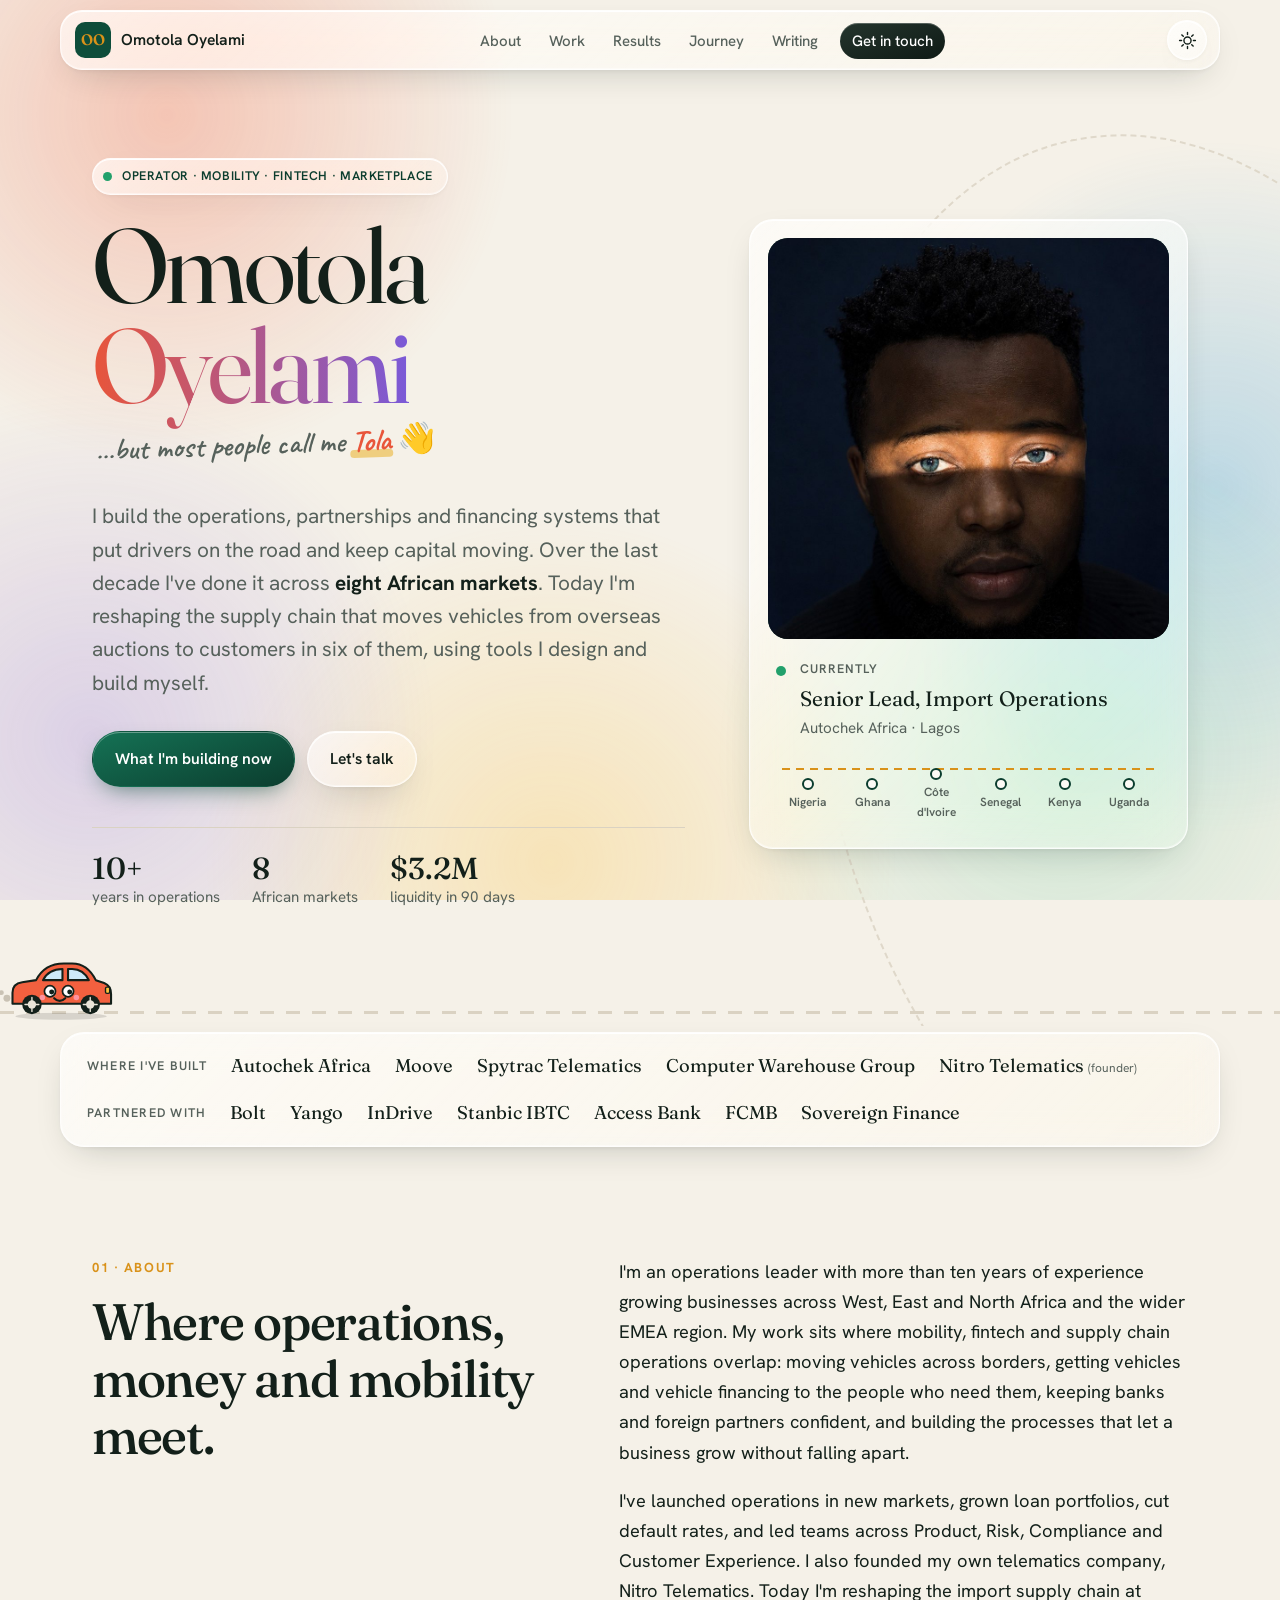
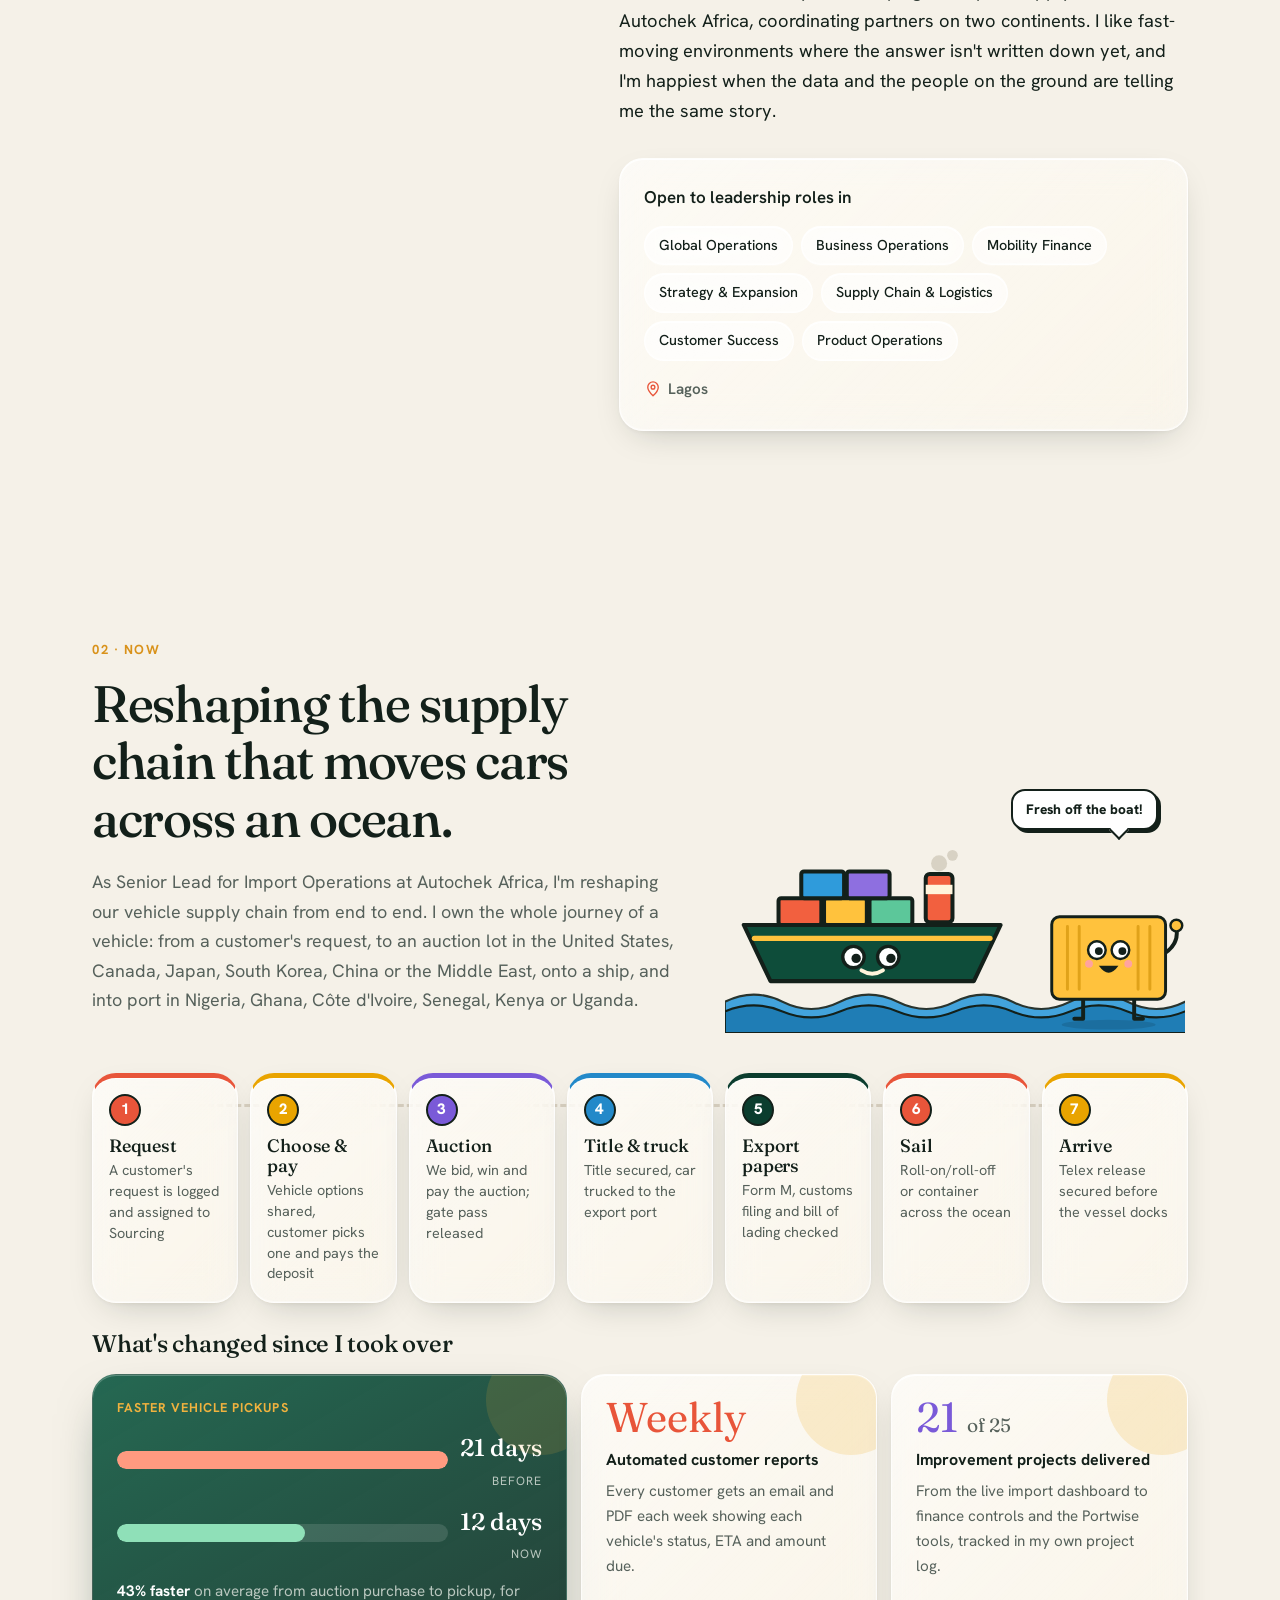
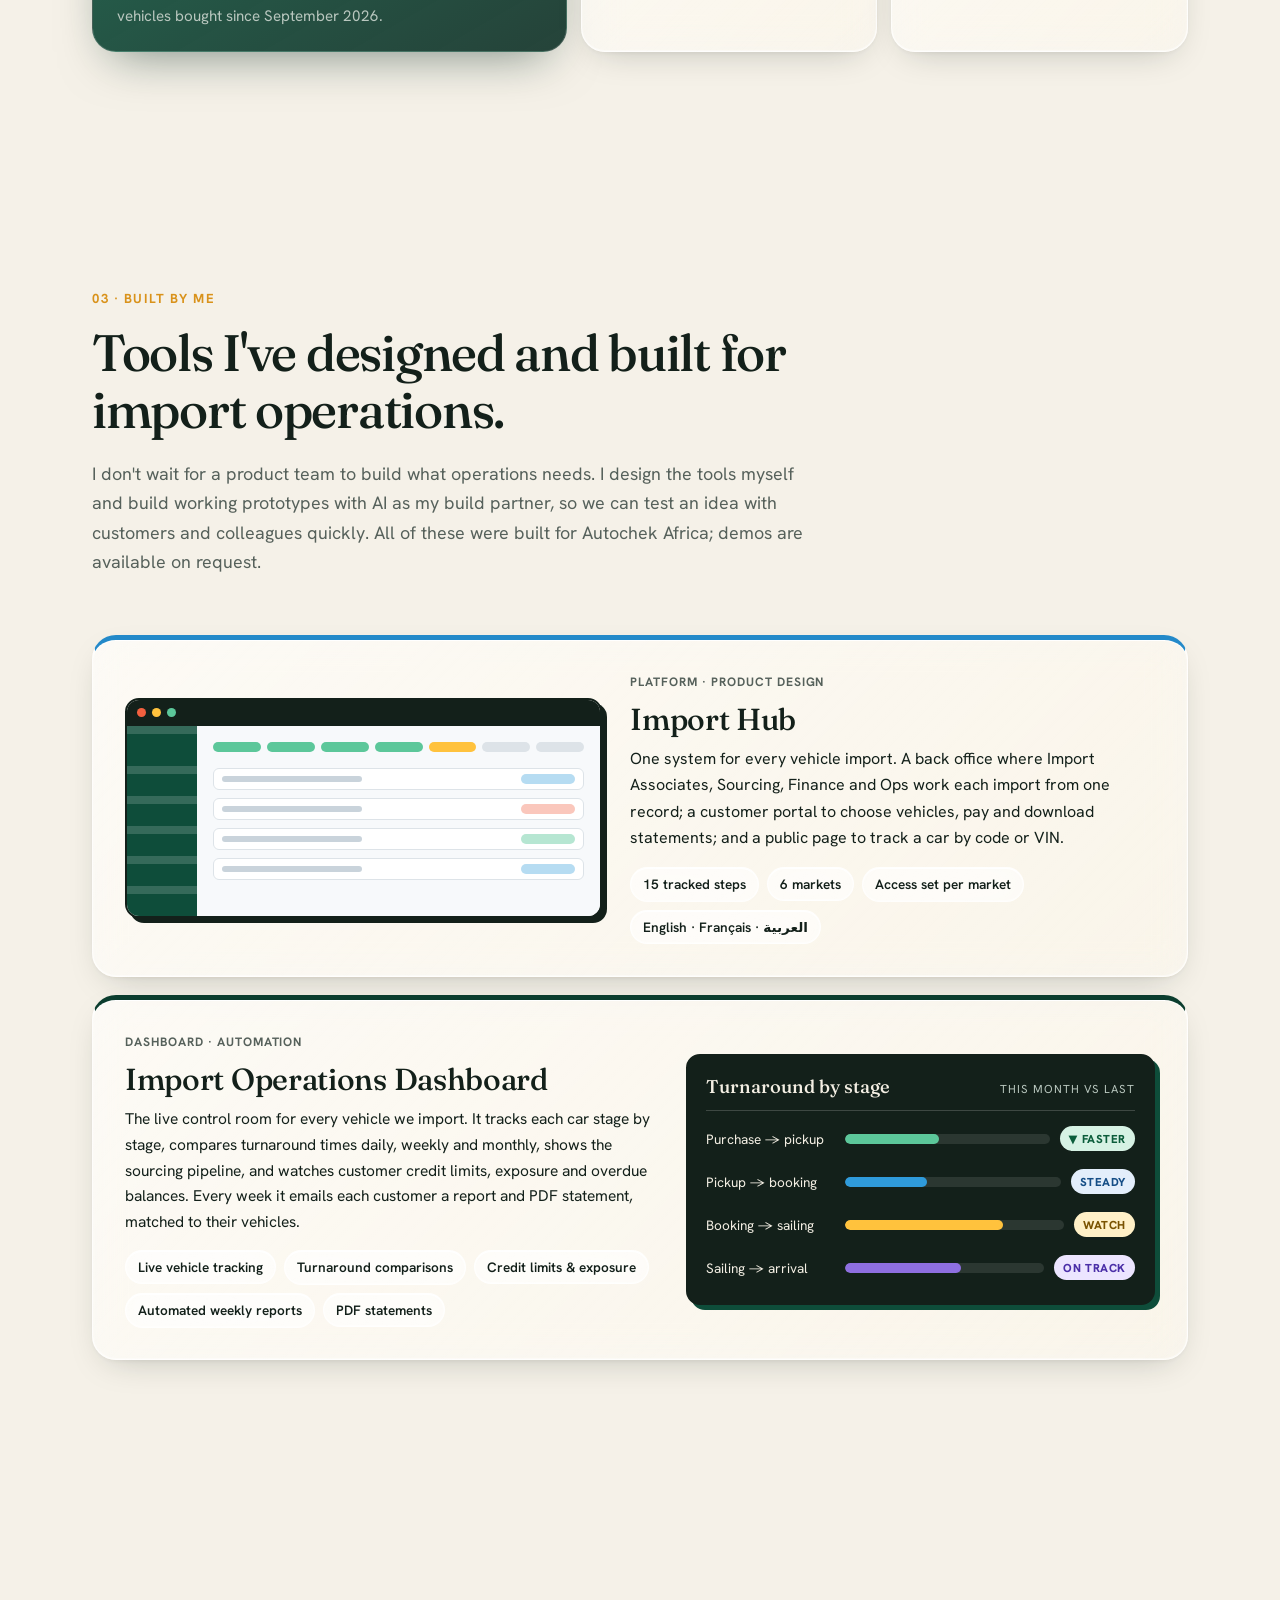
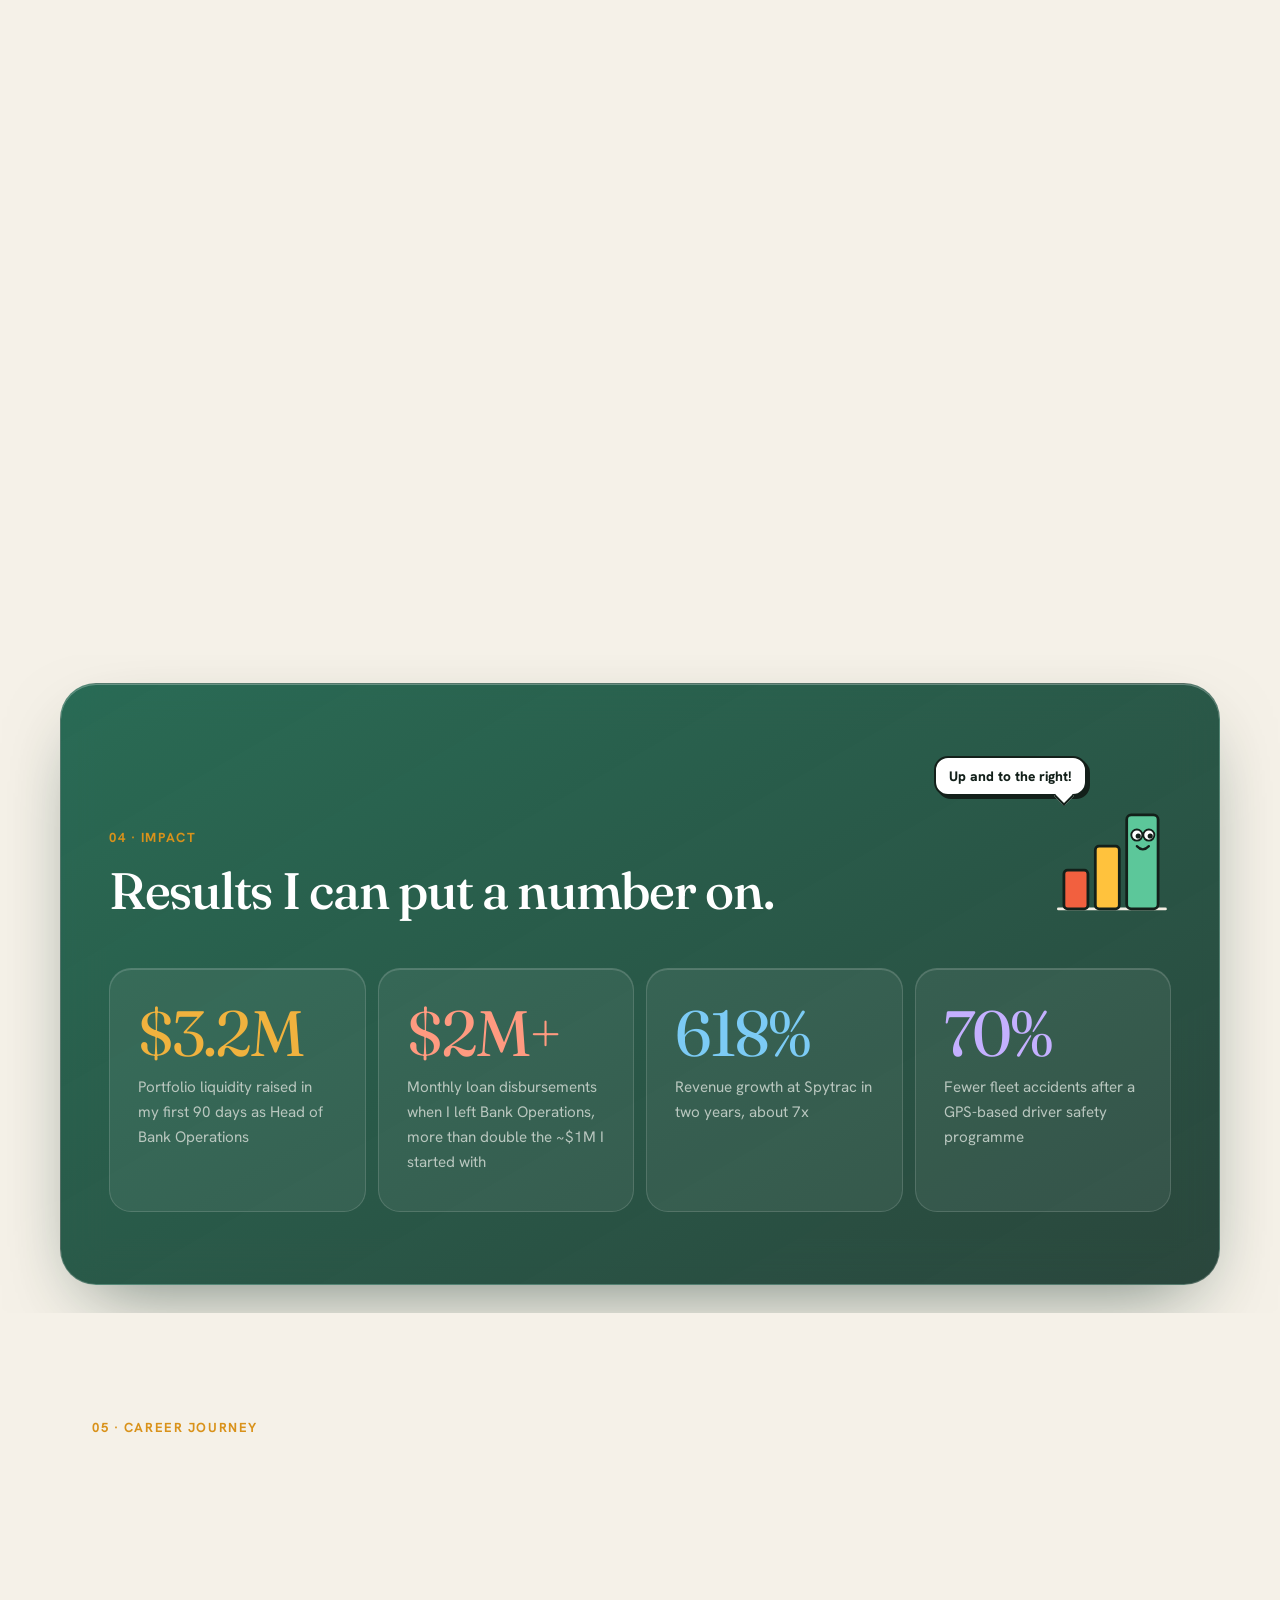
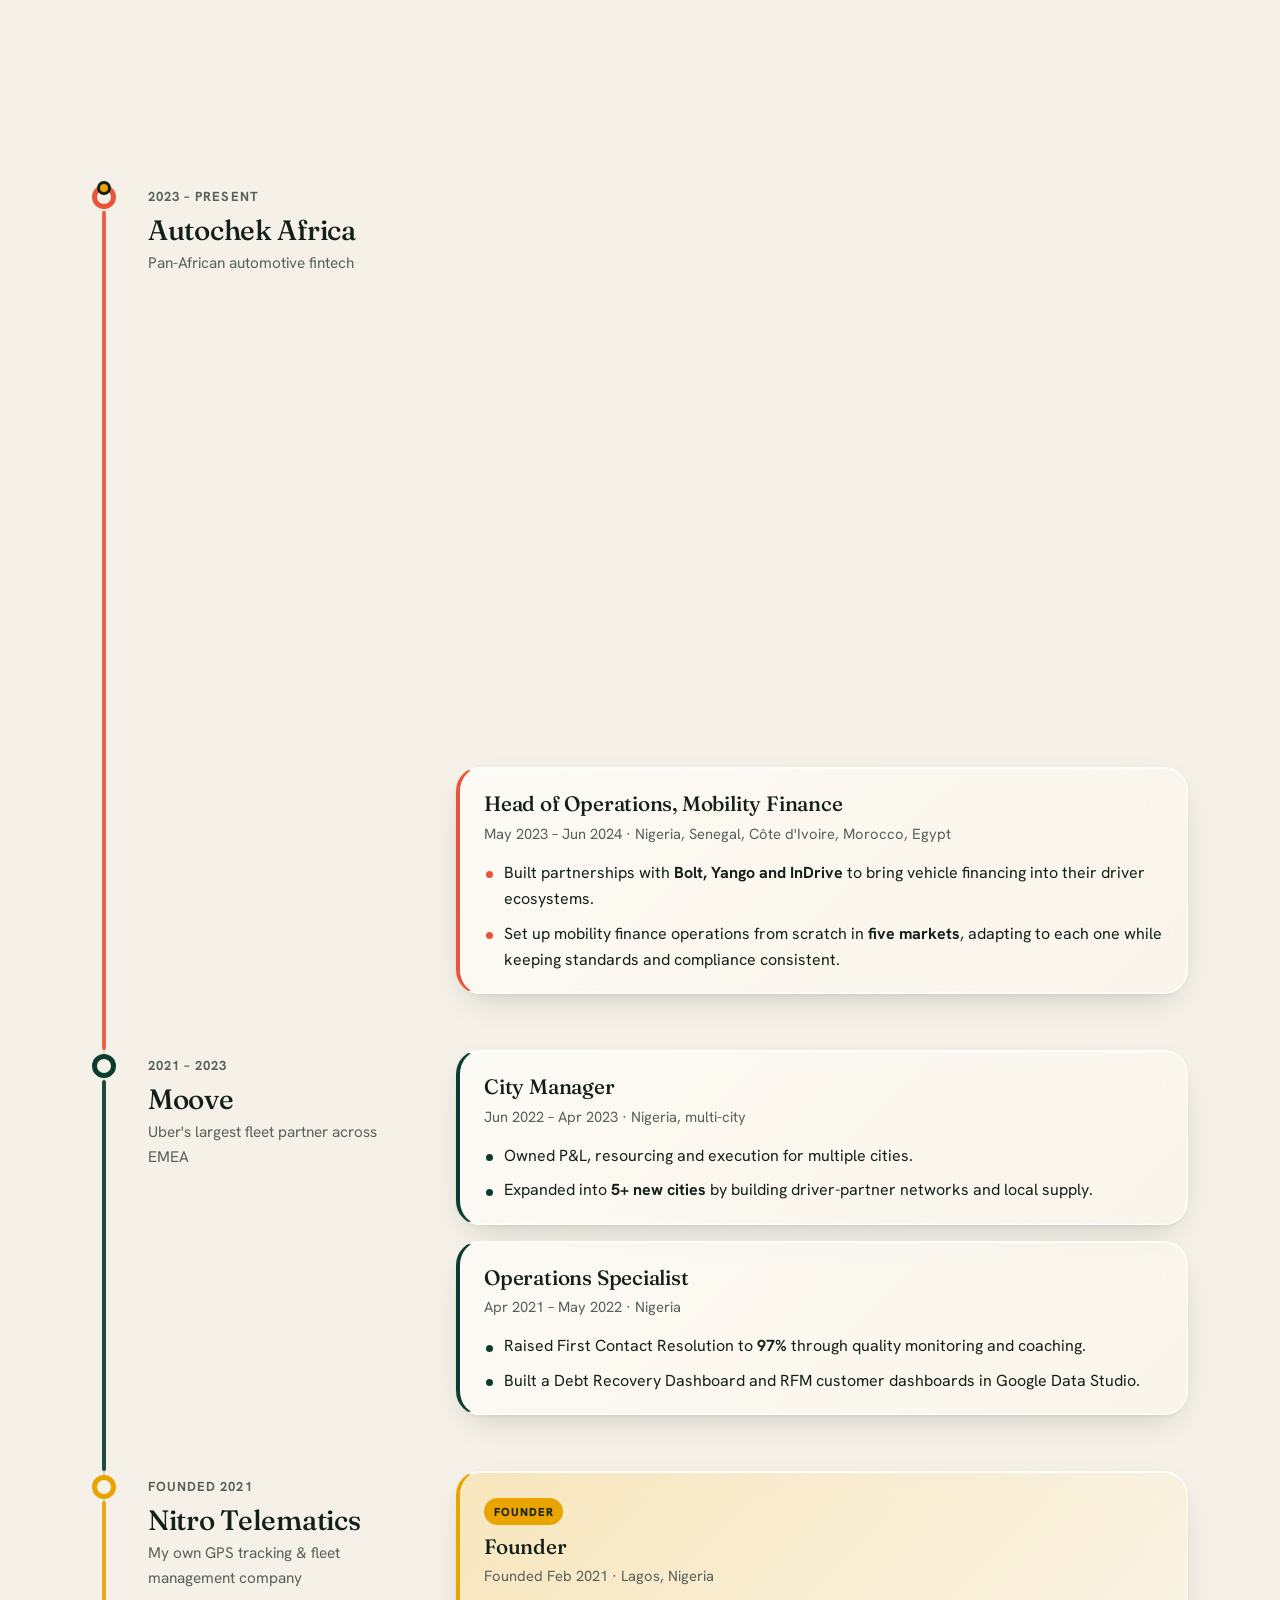
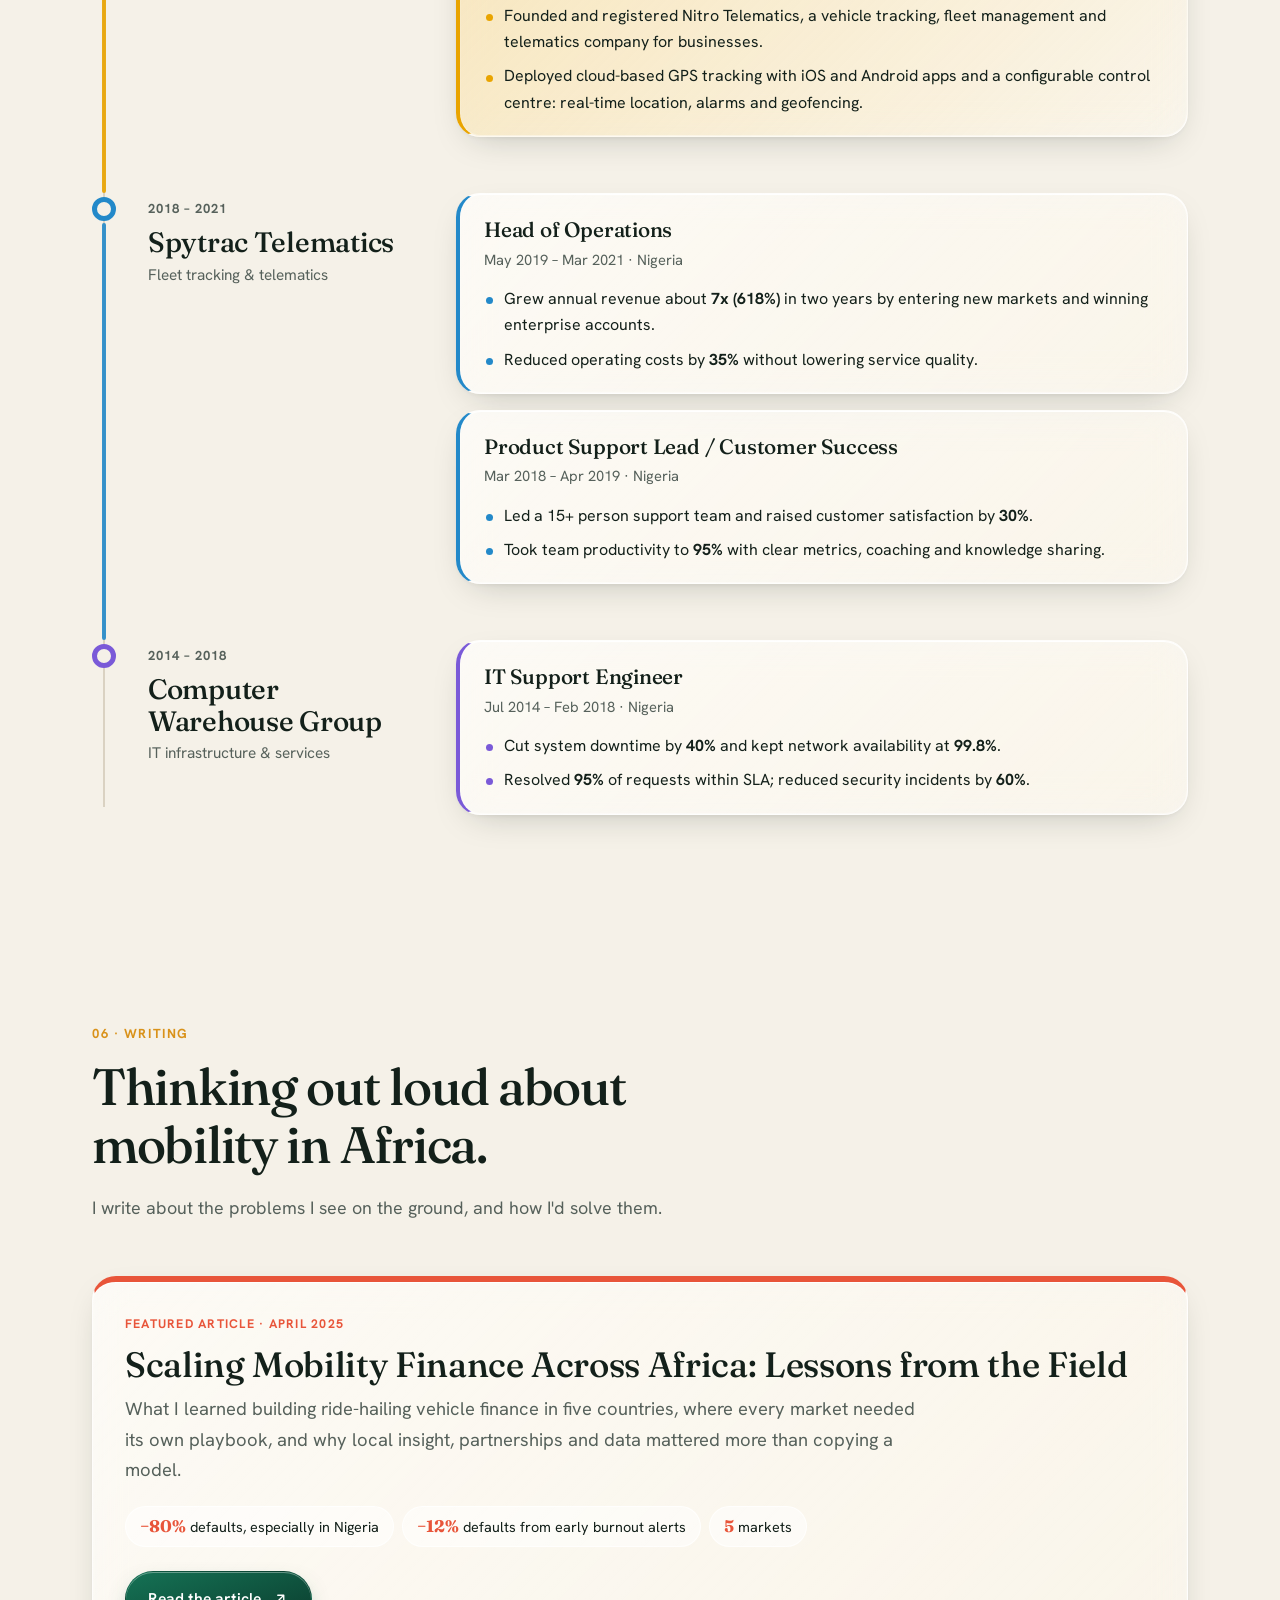
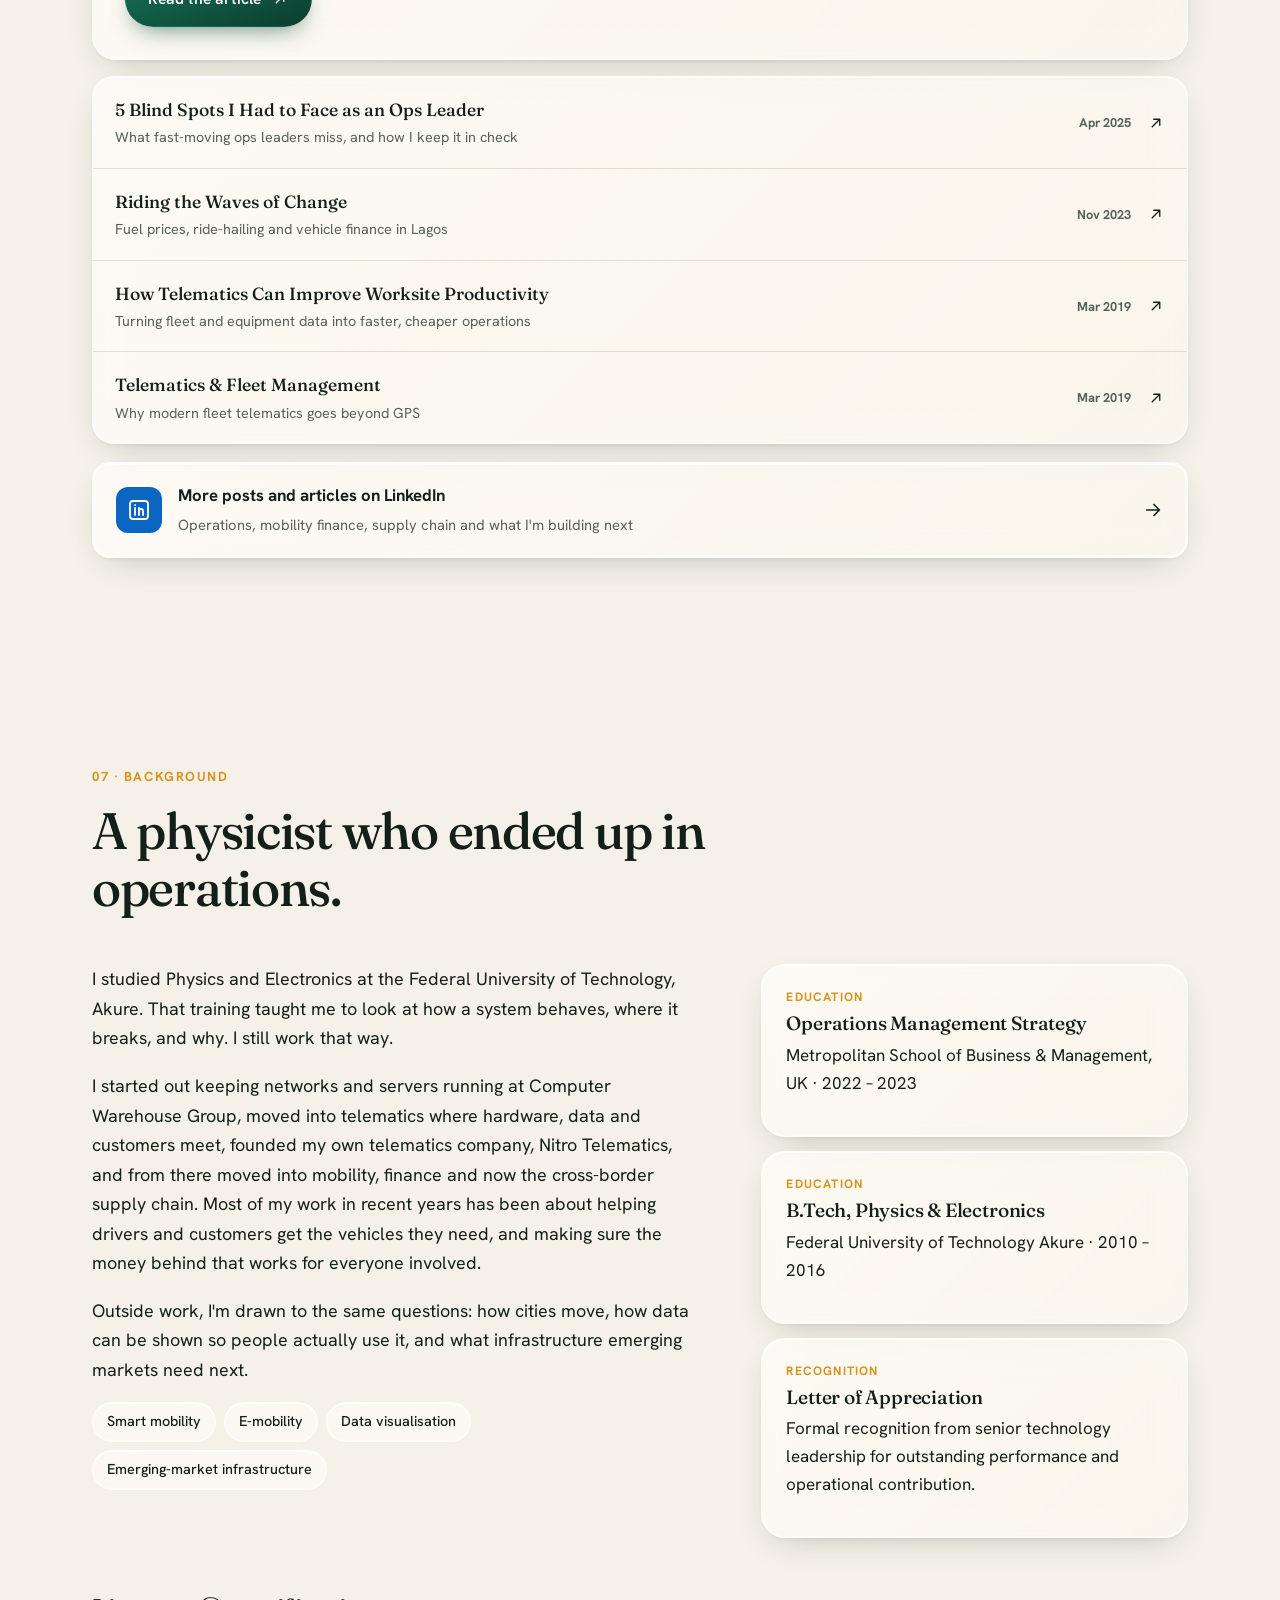
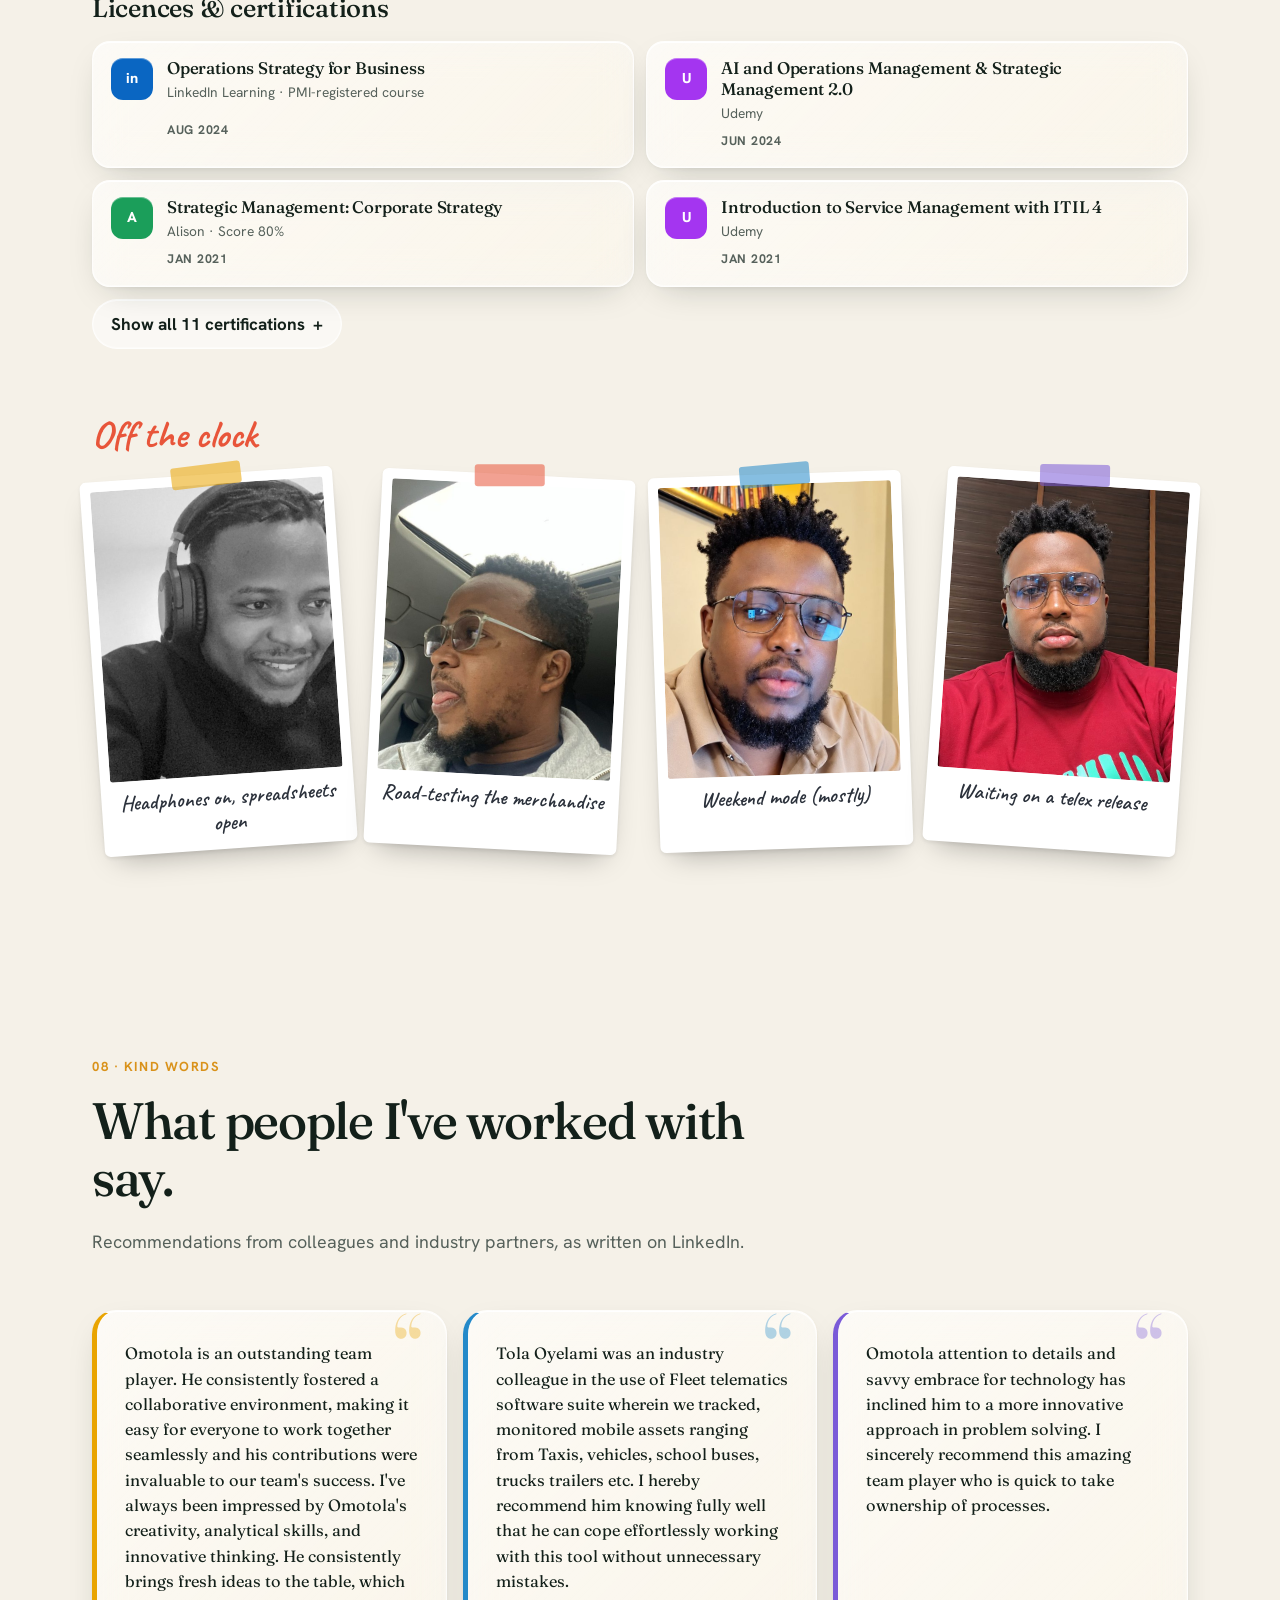
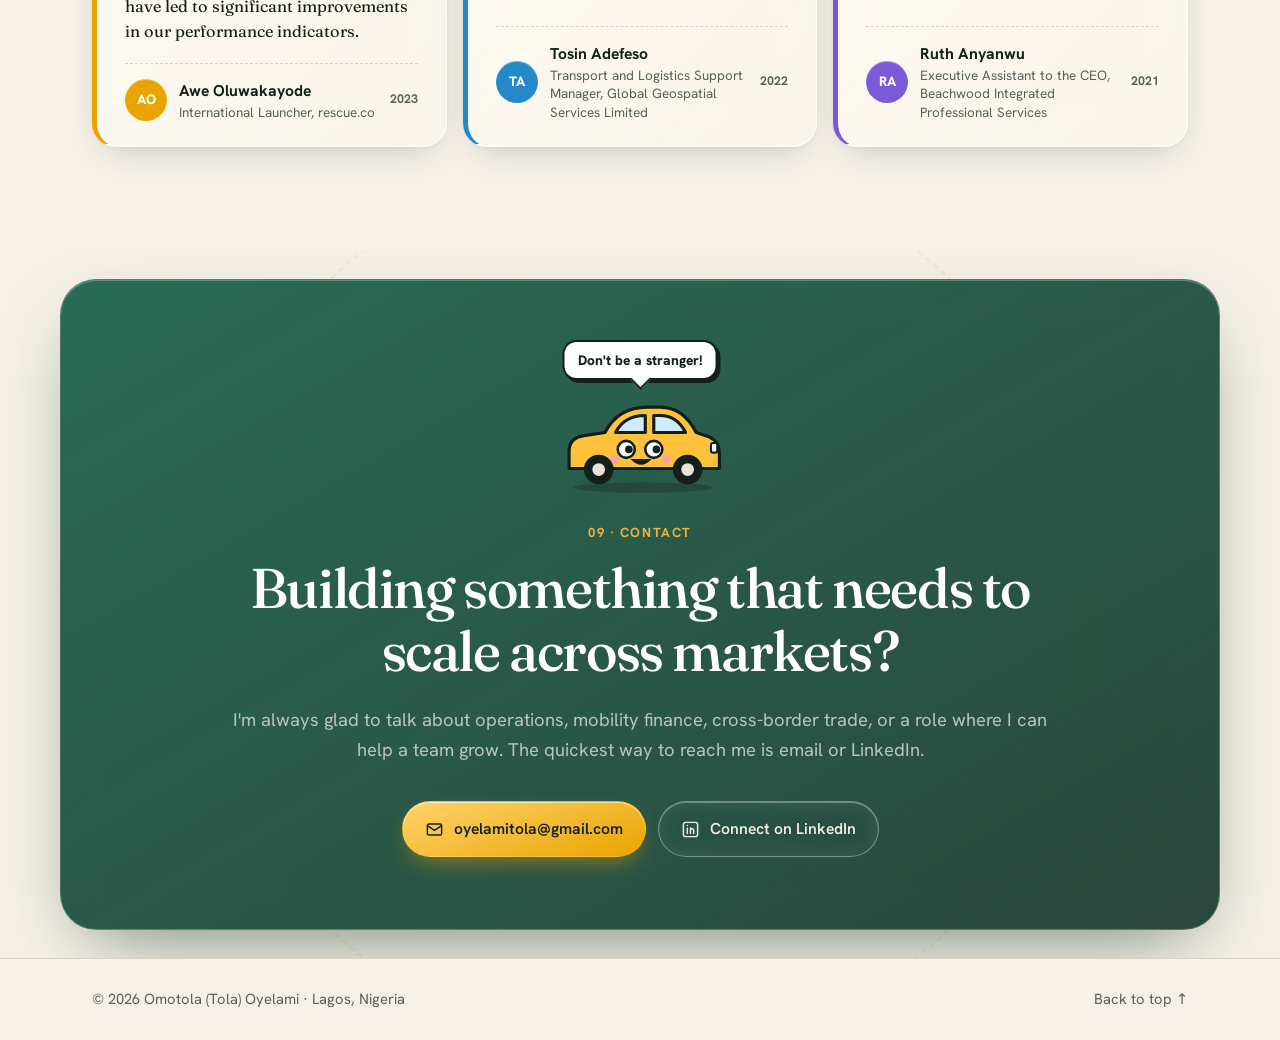
<file: index.html>
<!doctype html>
<html lang="en">
<head>
  <meta charset="utf-8" />
  <meta name="viewport" content="width=device-width, initial-scale=1" />
  <title>Omotola (Tola) Oyelami | Operator · Mobility · Fintech · Marketplace</title>
  <meta name="description" content="Omotola (Tola) Oyelami is reshaping the vehicle import supply chain across six African markets, and has spent 10+ years building operations, partnerships and mobility financing across eight African markets." />
  <meta name="author" content="Omotola Oyelami" />
  <link rel="canonical" href="https://www.tolaoyelami.org/" />
  <meta name="theme-color" content="#0E4D3A" />

  <!-- Social preview (LinkedIn, WhatsApp, X). If the site moves to a new address, update og:url and og:image. -->
  <meta property="og:type" content="profile" />
  <meta property="og:title" content="Omotola (Tola) Oyelami | Operator · Mobility · Fintech · Marketplace" />
  <meta property="og:description" content="Senior Lead, Import Operations, reshaping the vehicle supply chain into Africa. Founder of Nitro Telematics. 10+ years across eight African markets." />
  <meta property="og:url" content="https://www.tolaoyelami.org/" />
  <meta property="og:image" content="https://www.tolaoyelami.org/assets/og-image.png" />
  <meta property="og:image:width" content="1200" />
  <meta property="og:image:height" content="630" />
  <meta name="twitter:card" content="summary_large_image" />

  <link rel="icon" href="assets/favicon.svg" type="image/svg+xml" />
  <link rel="preconnect" href="https://fonts.googleapis.com" />
  <link rel="preconnect" href="https://fonts.gstatic.com" crossorigin />
  <link href="https://fonts.googleapis.com/css2?family=Fraunces:opsz,wght@9..144,400;9..144,500;9..144,600&family=Hanken+Grotesk:wght@400;500;600;700;800&family=Caveat:wght@600;700&display=swap" rel="stylesheet" />
  <link rel="stylesheet" href="styles.css" />

  <script type="application/ld+json">
  {
    "@context": "https://schema.org",
    "@type": "Person",
    "name": "Omotola Oyelami",
    "alternateName": "Tola Oyelami",
    "jobTitle": "Senior Lead, Import Operations",
    "worksFor": { "@type": "Organization", "name": "Autochek Africa" },
    "address": { "@type": "PostalAddress", "addressLocality": "Lagos", "addressCountry": "NG" },
    "alumniOf": [
      { "@type": "CollegeOrUniversity", "name": "Federal University of Technology Akure" },
      { "@type": "EducationalOrganization", "name": "Metropolitan School of Business & Management, UK" }
    ],
    "sameAs": ["https://www.linkedin.com/in/tola-oyelami-4100b162"]
  }
  </script>
  <script>
    try { var t = localStorage.getItem('theme'); if (t) document.documentElement.setAttribute('data-theme', t); } catch (e) {}
  </script>
</head>
<body>
  <!-- Liquid glass backdrop: slow-moving colour that the glass surfaces blur -->
  <div class="liquid-bg" aria-hidden="true"><i></i><i></i><i></i><i></i><i></i></div>
  <a class="skip" href="#main">Skip to content</a>

  <!-- ================= NAV ================= -->
  <header class="nav" id="top">
    <div class="progress" aria-hidden="true"><span id="progress"></span></div>
    <div class="wrap nav__inner">
      <a href="#top" class="brand" aria-label="Omotola Oyelami, back to top">
        <span class="brand__mark" aria-hidden="true">OO</span>
        <span class="brand__name">Omotola Oyelami</span>
      </a>
      <nav aria-label="Primary">
        <ul class="nav__links" id="navlinks">
          <li><a href="#about">About</a></li>
          <li><a href="#now">Work</a></li>
          <li><a href="#impact">Results</a></li>
          <li><a href="#journey">Journey</a></li>
          <li><a href="#writing">Writing</a></li>
          <li><a href="#contact" class="nav__cta">Get in touch</a></li>
        </ul>
      </nav>
      <div class="nav__tools">
        <button class="icon-btn" id="themeToggle" aria-label="Switch colour theme" title="Switch theme">
          <svg class="i-sun" viewBox="0 0 24 24" aria-hidden="true"><circle cx="12" cy="12" r="4.5"/><path d="M12 2v2.5M12 19.5V22M2 12h2.5M19.5 12H22M4.9 4.9l1.8 1.8M17.3 17.3l1.8 1.8M4.9 19.1l1.8-1.8M17.3 6.7l1.8-1.8"/></svg>
          <svg class="i-moon" viewBox="0 0 24 24" aria-hidden="true"><path d="M20 14.5A8.5 8.5 0 0 1 9.5 4a8.5 8.5 0 1 0 10.5 10.5z"/></svg>
        </button>
        <button class="icon-btn menu-btn" id="menuBtn" aria-label="Open menu" aria-expanded="false" aria-controls="navlinks">
          <svg viewBox="0 0 24 24" aria-hidden="true"><path d="M4 7h16M4 12h16M4 17h16"/></svg>
        </button>
      </div>
    </div>
  </header>

  <main id="main">
    <!-- ================= HERO ================= -->
    <section class="hero">
      <div class="blob blob--coral" aria-hidden="true"></div>
      <div class="blob blob--sky" aria-hidden="true"></div>
      <div class="blob blob--sun" aria-hidden="true"></div>

      <div class="wrap hero__grid">
        <div class="hero__copy">
          <p class="eyebrow reveal"><span class="eyebrow__dot"></span>Operator · Mobility · Fintech · Marketplace</p>
          <h1 class="hero__title reveal">Omotola<br /><span class="hero__title-accent">Oyelami</span></h1>
          <p class="nickname reveal" aria-label="Most people call me Tola">…but most people call me <b>Tola</b> <span class="wave-hand" aria-hidden="true">👋</span></p>
          <p class="hero__lead reveal">
            I build the operations, partnerships and financing systems that put drivers on the road
            and keep capital moving. Over the last decade I've done it across <strong>eight African markets</strong>.
            Today I'm reshaping the supply chain that moves vehicles from overseas auctions to customers in six of them, using tools I design and build myself.
          </p>
          <div class="hero__actions reveal">
            <a href="#now" class="btn btn--primary">What I'm building now</a>
            <a href="#contact" class="btn btn--ghost">Let's talk</a>
          </div>
          <ul class="hero__facts reveal" aria-label="At a glance">
            <li><strong>10+</strong> years in operations</li>
            <li><strong>8</strong> African markets</li>
            <li><strong>$3.2M</strong> liquidity in 90 days</li>
          </ul>
        </div>

        <aside class="hero__card reveal" aria-label="Profile">
          <div class="portrait">
            <!-- Add your photo as assets/portrait.jpg (square, at least 800×800) and it shows here automatically. -->
            <img src="assets/portrait.jpg" alt="Portrait of Omotola Oyelami" width="800" height="800" onerror="this.remove()" />
            <span class="portrait__fallback" aria-hidden="true">OO</span>
          </div>
          <div class="now">
            <span class="now__dot" aria-hidden="true"></span>
            <div>
              <p class="now__label">Currently</p>
              <p class="now__role">Senior Lead, Import Operations</p>
              <p class="now__org">Autochek Africa · Lagos</p>
            </div>
          </div>
          <ul class="route-mini" aria-label="Import markets">
            <li>Nigeria</li><li>Ghana</li><li>Côte d'Ivoire</li><li>Senegal</li><li>Kenya</li><li>Uganda</li>
          </ul>
        </aside>
      </div>

      <!-- Road with a little car driving across -->
      <div class="road" aria-hidden="true">
        <div class="road__car">
          <svg class="char" viewBox="0 0 170 100">
            <ellipse cx="88" cy="94" rx="66" ry="5" fill="rgba(0,0,0,.12)"/>
            <g class="puff"><circle cx="10" cy="68" r="5" fill="#C9C2B4"/><circle cx="2" cy="60" r="3.5" fill="#C9C2B4"/></g>
            <path d="M18 76 V60 Q18 47 32 45 L52 42 Q64 18 92 18 H104 Q126 18 138 42 L150 46 Q160 50 160 62 V76 Z" fill="#F2603F" stroke="#13201A" stroke-width="3" stroke-linejoin="round"/>
            <path d="M62 42 Q70 26 90 26 V42 Z" fill="#CDEBFA" stroke="#13201A" stroke-width="3" stroke-linejoin="round"/>
            <path d="M98 42 V26 H104 Q120 26 128 42 Z" fill="#CDEBFA" stroke="#13201A" stroke-width="3" stroke-linejoin="round"/>
            <g class="eyes"><circle cx="72" cy="58" r="8" fill="#fff" stroke="#13201A" stroke-width="2.5"/><circle cx="74.5" cy="59" r="3.6" fill="#13201A"/><circle cx="98" cy="58" r="8" fill="#fff" stroke="#13201A" stroke-width="2.5"/><circle cx="100.5" cy="59" r="3.6" fill="#13201A"/></g>
            <path d="M78 68 Q86 76 94 68" stroke="#13201A" stroke-width="3" fill="none" stroke-linecap="round"/>
            <circle cx="61" cy="67" r="4" fill="#FF9DB0" opacity=".85"/><circle cx="110" cy="67" r="4" fill="#FF9DB0" opacity=".85"/>
            <rect x="152" y="52" width="6" height="9" rx="2" fill="#FFC23D" stroke="#13201A" stroke-width="2"/>
            <g class="wheel"><circle cx="46" cy="77" r="14" fill="#13201A"/><circle cx="46" cy="77" r="6" fill="#E9E4D8"/><path d="M46 67v20M36 77h20" stroke="#E9E4D8" stroke-width="2"/></g>
            <g class="wheel"><circle cx="130" cy="77" r="14" fill="#13201A"/><circle cx="130" cy="77" r="6" fill="#E9E4D8"/><path d="M130 67v20M120 77h20" stroke="#E9E4D8" stroke-width="2"/></g>
          </svg>
        </div>
      </div>
    </section>

    <!-- ================= WHERE I'VE WORKED ================= -->
    <section class="strip" aria-label="Organisations">
      <div class="wrap strip__inner">
        <div class="strip__group">
          <span class="strip__label">Where I've built</span>
          <ul class="strip__list">
            <li>Autochek Africa</li>
            <li>Moove</li>
            <li>Spytrac Telematics</li>
            <li>Computer Warehouse Group</li>
            <li>Nitro Telematics <small>(founder)</small></li>
          </ul>
        </div>
        <div class="strip__group">
          <span class="strip__label">Partnered with</span>
          <ul class="strip__list">
            <li>Bolt</li><li>Yango</li><li>InDrive</li><li>Stanbic IBTC</li><li>Access Bank</li><li>FCMB</li><li>Sovereign Finance</li>
          </ul>
        </div>
      </div>
    </section>

    <!-- ================= ABOUT ================= -->
    <section class="section" id="about">
      <div class="wrap about">
        <div class="section__head">
          <p class="kicker">01 · About</p>
          <h2 class="reveal">Where operations, money and mobility meet.</h2>
        </div>
        <div class="about__body">
          <p class="reveal">
            I'm an operations leader with more than ten years of experience growing businesses across
            West, East and North Africa and the wider EMEA region. My work sits where mobility, fintech
            and supply chain operations overlap: moving vehicles across borders, getting vehicles and
            vehicle financing to the people who need them, keeping banks and foreign partners confident, and building the processes that let
            a business grow without falling apart.
          </p>
          <p class="reveal">
            I've launched operations in new markets, grown loan portfolios, cut default rates, and led
            teams across Product, Risk, Compliance and Customer Experience. I also founded my own
            telematics company, Nitro Telematics. Today I'm reshaping the import supply chain at Autochek
            Africa, coordinating partners on two continents. I like fast-moving environments
            where the answer isn't written down yet, and I'm happiest when the data and the people on the
            ground are telling me the same story.
          </p>
          <div class="seeking reveal">
            <p class="seeking__title">Open to leadership roles in</p>
            <ul class="tags tags--colour">
              <li>Global Operations</li>
              <li>Business Operations</li>
              <li>Mobility Finance</li>
              <li>Strategy &amp; Expansion</li>
              <li>Supply Chain &amp; Logistics</li>
              <li>Customer Success</li>
              <li>Product Operations</li>
            </ul>
            <p class="seeking__note seeking__loc"><svg viewBox="0 0 24 24" aria-hidden="true"><path d="M12 21s-7-6.2-7-11.5a7 7 0 0 1 14 0C19 14.8 12 21 12 21z"/><circle cx="12" cy="9.5" r="2.5"/></svg>Lagos</p>
          </div>
        </div>
      </div>
    </section>

    <!-- ================= NOW: IMPORT OPERATIONS ================= -->
    <section class="section now-section" id="now">
      <div class="wrap">
        <div class="now-head">
          <div class="section__head">
            <p class="kicker">02 · Now</p>
            <h2 class="reveal">Reshaping the supply chain that moves cars across an ocean.</h2>
            <p class="section__intro reveal">
              As Senior Lead for Import Operations at Autochek Africa, I'm reshaping our vehicle supply chain
              from end to end. I own the whole journey of a vehicle: from a customer's request, to an auction lot in the United States, Canada, Japan, South Korea,
              China or the Middle East, onto a ship, and into port in Nigeria, Ghana, Côte d'Ivoire,
              Senegal, Kenya or Uganda.
            </p>
          </div>

          <!-- Ship + container characters -->
          <div class="harbour" aria-hidden="true">
            <div class="bubble bubble--harbour">Fresh off the boat!</div>
            <svg class="char ship" viewBox="0 0 220 120">
              <g class="smoke"><circle cx="160" cy="10" r="6" fill="#D8D2C4"/><circle cx="170" cy="4" r="4" fill="#D8D2C4"/></g>
              <rect x="150" y="18" width="20" height="36" rx="3" fill="#F2603F" stroke="#13201A" stroke-width="3"/>
              <rect x="150" y="26" width="20" height="7" fill="#FFF4DC"/>
              <rect x="40" y="36" width="32" height="20" rx="2" fill="#F2603F" stroke="#13201A" stroke-width="3"/>
              <rect x="74" y="36" width="32" height="20" rx="2" fill="#FFC23D" stroke="#13201A" stroke-width="3"/>
              <rect x="108" y="36" width="32" height="20" rx="2" fill="#5CC79A" stroke="#13201A" stroke-width="3"/>
              <rect x="57" y="16" width="32" height="20" rx="2" fill="#2F9BDB" stroke="#13201A" stroke-width="3"/>
              <rect x="91" y="16" width="32" height="20" rx="2" fill="#8E6FE0" stroke="#13201A" stroke-width="3"/>
              <path d="M14 56 H206 L186 98 H34 Z" fill="#0E4D3A" stroke="#13201A" stroke-width="3" stroke-linejoin="round"/>
              <path d="M22 66 H198" stroke="#FFC23D" stroke-width="4"/>
              <g class="eyes"><circle cx="96" cy="80" r="8" fill="#fff" stroke="#13201A" stroke-width="2.5"/><circle cx="98" cy="81" r="3.5" fill="#13201A"/><circle cx="122" cy="80" r="8" fill="#fff" stroke="#13201A" stroke-width="2.5"/><circle cx="124" cy="81" r="3.5" fill="#13201A"/></g>
              <path d="M102 90 Q110 95 118 90" stroke="#FFF4DC" stroke-width="3" fill="none" stroke-linecap="round"/>
            </svg>
            <svg class="waves" viewBox="0 0 440 40" preserveAspectRatio="none">
              <g class="wave wave--back"><path d="M0 14 Q27.5 2 55 14 T110 14 T165 14 T220 14 T275 14 T330 14 T385 14 T440 14 T495 14 T550 14 V40 H0 Z" fill="#2F9BDB" opacity=".9"/></g>
              <g class="wave wave--front"><path d="M0 22 Q27.5 12 55 22 T110 22 T165 22 T220 22 T275 22 T330 22 T385 22 T440 22 T495 22 T550 22 V40 H0 Z" fill="#1F7DB5"/></g>
            </svg>
            <svg class="char boxy" viewBox="0 0 150 130">
              <ellipse cx="72" cy="124" rx="48" ry="5" fill="rgba(0,0,0,.12)"/>
              <path d="M46 98 v20 h-9 M98 98 v20 h9" stroke="#13201A" stroke-width="4" stroke-linecap="round" stroke-linejoin="round" fill="none"/>
              <g class="wave-arm"><path d="M128 52 Q144 42 141 26" stroke="#13201A" stroke-width="4" fill="none" stroke-linecap="round"/><circle cx="141" cy="23" r="6" fill="#FFC23D" stroke="#13201A" stroke-width="2.5"/></g>
              <rect x="14" y="14" width="116" height="84" rx="8" fill="#FFC23D" stroke="#13201A" stroke-width="3"/>
              <path d="M30 24v64M42 24v64M102 24v64M114 24v64" stroke="#E0A21A" stroke-width="3"/>
              <g class="eyes"><circle cx="60" cy="48" r="9" fill="#fff" stroke="#13201A" stroke-width="2.5"/><circle cx="62" cy="49" r="4" fill="#13201A"/><circle cx="84" cy="48" r="9" fill="#fff" stroke="#13201A" stroke-width="2.5"/><circle cx="86" cy="49" r="4" fill="#13201A"/></g>
              <path d="M62 64 Q72 78 82 64 Z" fill="#13201A"/>
              <circle cx="52" cy="62" r="4" fill="#FF9DB0" opacity=".85"/><circle cx="92" cy="62" r="4" fill="#FF9DB0" opacity=".85"/>
            </svg>
          </div>
        </div>

        <!-- The pipeline -->
        <ol class="pipeline">
          <li class="pipe reveal" style="--c: var(--coral)"><span class="pipe__n">1</span><h3>Request</h3><p>A customer's request is logged and assigned to Sourcing</p></li>
          <li class="pipe reveal" style="--c: var(--sun)"><span class="pipe__n">2</span><h3>Choose &amp; pay</h3><p>Vehicle options shared, customer picks one and pays the deposit</p></li>
          <li class="pipe reveal" style="--c: var(--plum)"><span class="pipe__n">3</span><h3>Auction</h3><p>We bid, win and pay the auction; gate pass released</p></li>
          <li class="pipe reveal" style="--c: var(--sky)"><span class="pipe__n">4</span><h3>Title &amp; truck</h3><p>Title secured, car trucked to the export port</p></li>
          <li class="pipe reveal" style="--c: var(--green-ink)"><span class="pipe__n">5</span><h3>Export papers</h3><p>Form M, customs filing and bill of lading checked</p></li>
          <li class="pipe reveal" style="--c: var(--coral)"><span class="pipe__n">6</span><h3>Sail</h3><p>Roll-on/roll-off or container across the ocean</p></li>
          <li class="pipe reveal" style="--c: var(--sun)"><span class="pipe__n">7</span><h3>Arrive</h3><p>Telex release secured before the vessel docks</p></li>
        </ol>

        <div class="wins">
          <h3 class="wins__title reveal">What's changed since I took over</h3>
          <div class="wins__grid">
            <article class="win win--big reveal">
              <p class="win__label">Faster vehicle pickups</p>
              <div class="win__compare" aria-label="Average days from auction purchase to pickup: 21 days before, 12 days after">
                <div class="win__bar"><span class="win__bar-fill win__bar-fill--before" style="--w: 100%"></span><b>21 days</b><small>before</small></div>
                <div class="win__bar"><span class="win__bar-fill win__bar-fill--after" style="--w: 57%"></span><b>12 days</b><small>now</small></div>
              </div>
              <p class="win__note"><strong>43% faster</strong> on average from auction purchase to pickup, for vehicles bought since September 2026.</p>
            </article>
            <article class="win reveal">
              <p class="win__num">Weekly</p>
              <p class="win__label">Automated customer reports</p>
              <p class="win__note">Every customer gets an email and PDF each week showing each vehicle's status, ETA and amount due.</p>
            </article>
            <article class="win reveal">
              <p class="win__num">21 <span>of 25</span></p>
              <p class="win__label">Improvement projects delivered</p>
              <p class="win__note">From the live import dashboard to finance controls and the Portwise tools, tracked in my own project log.</p>
            </article>
          </div>
        </div>

      </div>
    </section>

    <!-- ================= BUILT BY ME ================= -->
    <section class="section built" id="built">
      <div class="wrap">
        <div class="built-head">
          <div class="section__head">
            <p class="kicker">03 · Built by me</p>
            <h2 class="reveal">Tools I've designed and built for import operations.</h2>
            <p class="section__intro reveal">
              I don't wait for a product team to build what operations needs. I design the tools myself and
              build working prototypes with AI as my build partner, so we can test an idea with customers and
              colleagues quickly. All of these were built for Autochek Africa; demos are available on request.
            </p>
          </div>
        </div>

        <div class="tools">
          <article class="tool tool--feature reveal" style="--c: var(--sky)">
            <div class="tool__thumb" aria-hidden="true">
              <div class="mock">
                <div class="mock__bar"><i></i><i></i><i></i></div>
                <div class="mock__body mock__body--hub">
                  <div class="mock__side"></div>
                  <div class="mock__main">
                    <div class="mock__steps"><b></b><b></b><b></b><b></b><b class="on"></b><b class="todo"></b><b class="todo"></b></div>
                    <div class="mock__rows"><span></span><span></span><span></span><span></span></div>
                  </div>
                </div>
              </div>
            </div>
            <div class="tool__body">
              <p class="tool__tag">Platform · Product design</p>
              <h3>Import Hub</h3>
              <p>One system for every vehicle import. A back office where Import Associates, Sourcing, Finance and Ops work each import from one record; a customer portal to choose vehicles, pay and download statements; and a public page to track a car by code or VIN.</p>
              <ul class="tool__chips"><li>15 tracked steps</li><li>6 markets</li><li>Access set per market</li><li>English · Français · العربية</li></ul>
            </div>
          </article>

          <article class="tool tool--dash reveal" style="--c: var(--green-ink)">
            <div class="tool__body">
              <p class="tool__tag">Dashboard · Automation</p>
              <h3>Import Operations Dashboard</h3>
              <p>The live control room for every vehicle we import. It tracks each car stage by stage, compares turnaround times daily, weekly and monthly, shows the sourcing pipeline, and watches customer credit limits, exposure and overdue balances. Every week it emails each customer a report and PDF statement, matched to their vehicles.</p>
              <ul class="tool__chips"><li>Live vehicle tracking</li><li>Turnaround comparisons</li><li>Credit limits &amp; exposure</li><li>Automated weekly reports</li><li>PDF statements</li></ul>
            </div>
            <div class="dash-mock" aria-hidden="true">
              <div class="dash-mock__head"><b>Turnaround by stage</b><span>This month vs last</span></div>
              <ul>
                <li><span>Purchase → pickup</span><i style="--w: 46%; --c2: #5CC79A"></i><em class="st st--ok">▼ faster</em></li>
                <li><span>Pickup → booking</span><i style="--w: 38%; --c2: #2F9BDB"></i><em class="st st--check">steady</em></li>
                <li><span>Booking → sailing</span><i style="--w: 72%; --c2: #FFC23D"></i><em class="st st--watch">watch</em></li>
                <li><span>Sailing → arrival</span><i style="--w: 58%; --c2: #8E6FE0"></i><em class="st st--opp">on track</em></li>
              </ul>
            </div>
          </article>

          <article class="tool tool--wide reveal" style="--c: var(--plum)">
            <p class="tool__tag">Planning &amp; intelligence</p>
            <h3>Portwise Pro</h3>
            <p>A workspace for planning and running vehicle shipments to Africa. It compares routes and costs from seven source countries, shows sailing schedules, tracks shipments, and brings market rules, carrier advisories and a holiday calendar into one place, alongside carrier quotes, invoicing and a dashboard of how the team uses it.</p>
            <ul class="tool__chips"><li>Route planner</li><li>Sailing schedules</li><li>Shipment tracking</li><li>Market guide</li><li>News &amp; advisories</li><li>Carrier quotes</li><li>Invoicing</li><li>Team usage</li></ul>
          </article>

          <article class="tool reveal" style="--c: var(--coral)">
            <p class="tool__tag">Self-service</p>
            <h3>Import Help Centre</h3>
            <p>Customers answer their own questions: the step-by-step import journey, a delivery-time planner, an eligibility check (steering, age, title), market-by-market rules and a plain-English glossary of shipping and customs terms.</p>
          </article>

          <article class="tool tool--news reveal" style="--c: var(--sun)">
            <div class="tool__body">
              <p class="tool__tag">Weekly shipping newsletter</p>
              <h3>Dockside Weekly</h3>
              <p>A weekly shipping newsletter that turns shipping news into decisions for our customers. Each issue gives the status of every lane into Lagos (USA, Korea, Japan, China, the UAE), flags disruptions and deadlines, checks port congestion and the exchange rate, and ends with what to do before the next bid. Every figure is sourced.</p>
              <ul class="tool__chips"><li>Weekly</li><li>Lane status</li><li>Red flags &amp; deadlines</li><li>Port watch</li><li>Sourced figures</li></ul>
            </div>
            <div class="news-mock" aria-hidden="true">
              <div class="news-mock__head"><b>Dockside Weekly</b><span>Issue 01</span></div>
              <p class="news-mock__kicker">Lane status this week</p>
              <ul>
                <li><span>USA → Lagos</span><em class="st st--watch">Watch</em></li>
                <li><span>Korea → Lagos</span><em class="st st--ok">No new alert</em></li>
                <li><span>Japan → Lagos</span><em class="st st--check">Check docs</em></li>
                <li><span>China → Lagos</span><em class="st st--opp">Opportunity</em></li>
                <li><span>UAE → Lagos</span><em class="st st--bad">Disrupted</em></li>
                <li><span>Lagos ports</span><em class="st st--ok">Flowing</em></li>
              </ul>
            </div>
          </article>
        </div>
      </div>
    </section>

    <!-- ================= IMPACT NUMBERS ================= -->
    <section class="impact" id="impact">
      <div class="wrap">
        <div class="impact__head">
          <div class="section__head section__head--light">
            <p class="kicker">04 · Impact</p>
            <h2 class="reveal">Results I can put a number on.</h2>
          </div>
          <div class="chartguy" aria-hidden="true">
            <div class="bubble">Up and to the right!</div>
            <svg class="char" viewBox="0 0 130 130">
              <path d="M8 118 H124" stroke="#F3EEE3" stroke-width="3" stroke-linecap="round"/>
              <rect class="bar bar--1" x="14" y="76" width="26" height="42" rx="4" fill="#F2603F" stroke="#13201A" stroke-width="3"/>
              <rect class="bar bar--2" x="48" y="50" width="26" height="68" rx="4" fill="#FFC23D" stroke="#13201A" stroke-width="3"/>
              <g class="bar bar--3">
                <rect x="82" y="16" width="34" height="102" rx="5" fill="#5CC79A" stroke="#13201A" stroke-width="3"/>
                <g class="eyes"><circle cx="93" cy="38" r="6" fill="#fff" stroke="#13201A" stroke-width="2"/><circle cx="94.5" cy="39" r="2.8" fill="#13201A"/><circle cx="106" cy="38" r="6" fill="#fff" stroke="#13201A" stroke-width="2"/><circle cx="107.5" cy="39" r="2.8" fill="#13201A"/></g>
                <path d="M93 50 Q99.5 57 106 50" stroke="#13201A" stroke-width="2.5" fill="none" stroke-linecap="round"/>
              </g>
            </svg>
          </div>
        </div>
        <ul class="stats">
          <li class="stat reveal">
            <span class="stat__num"><span data-prefix="$" data-count="3.2" data-decimals="1" data-suffix="M">$3.2M</span></span>
            <span class="stat__label">Portfolio liquidity raised in my first 90 days as Head of Bank Operations</span>
          </li>
          <li class="stat reveal">
            <span class="stat__num"><span data-prefix="$" data-count="2" data-suffix="M+">$2M+</span></span>
            <span class="stat__label">Monthly loan disbursements when I left Bank Operations, more than double the ~$1M I started with</span>
          </li>
          <li class="stat reveal">
            <span class="stat__num"><span data-count="618" data-suffix="%">618%</span></span>
            <span class="stat__label">Revenue growth at Spytrac in two years, about 7x</span>
          </li>
          <li class="stat reveal">
            <span class="stat__num"><span data-count="70" data-suffix="%">70%</span></span>
            <span class="stat__label">Fewer fleet accidents after a GPS-based driver safety programme</span>
          </li>
        </ul>
      </div>
    </section>

    <!-- ================= JOURNEY ================= -->
    <section class="section" id="journey">
      <div class="wrap">
        <div class="section__head">
          <p class="kicker">05 · Career journey</p>
          <h2 class="reveal">From keeping networks up to running a cross-border supply chain.</h2>
          <p class="section__intro reveal">Five companies, one of them my own, and nine roles. Each one added a layer: infrastructure, then product and customers, then my own telematics business, then cities and fleets, then markets, money and the supply chain.</p>
        </div>

        <ol class="route">
          <!-- Autochek -->
          <li class="stop" style="--c: var(--coral)">
            <div class="stop__company">
              <span class="stop__years">2023 – Present</span>
              <h3>Autochek Africa</h3>
              <p class="stop__desc">Pan-African automotive fintech</p>
            </div>
            <div class="stop__roles">
              <article class="role role--now reveal">
                <header>
                  <span class="role__badge">Current role</span>
                  <h4>Senior Lead, Import Operations</h4>
                  <p class="role__meta">2026 – Present · Lagos · Nigeria, Ghana, Côte d'Ivoire, Senegal, Kenya, Uganda</p>
                </header>
                <ul>
                  <li>Reshaping the end-to-end vehicle import supply chain, from seven source countries into six African markets: sourcing, ground logistics, shipping, documentation and arrival.</li>
                  <li>Cut average auction-to-pickup time by <strong>43%</strong>, from 21 days to 12, by tracking every stage on a live dashboard I built.</li>
                  <li>Automated weekly customer reports and statements, and brought in partner KYC, credit-limit monitoring and controlled access.</li>
                </ul>
              </article>
              <article class="role reveal">
                <header>
                  <h4>Head of Bank Operations</h4>
                  <p class="role__meta">Jul 2024 – 2026 · Lagos (Pan-African remit)</p>
                </header>
                <ul>
                  <li>Ran day-to-day operations for every banking partnership: disbursements, refinancing, repayments and reconciliation.</li>
                  <li>Raised portfolio liquidity to about <strong>$3.2M in my first 90 days</strong>, and grew monthly loan disbursements from about $1M to <strong>$2M+ a month</strong> before moving to import operations.</li>
                </ul>
              </article>
              <article class="role reveal">
                <header>
                  <h4>Head of Operations, Mobility Finance</h4>
                  <p class="role__meta">May 2023 – Jun 2024 · Nigeria, Senegal, Côte d'Ivoire, Morocco, Egypt</p>
                </header>
                <ul>
                  <li>Built partnerships with <strong>Bolt, Yango and InDrive</strong> to bring vehicle financing into their driver ecosystems.</li>
                  <li>Set up mobility finance operations from scratch in <strong>five markets</strong>, adapting to each one while keeping standards and compliance consistent.</li>
                </ul>
              </article>
            </div>
          </li>

          <!-- Moove -->
          <li class="stop" style="--c: var(--green-ink)">
            <div class="stop__company">
              <span class="stop__years">2021 – 2023</span>
              <h3>Moove</h3>
              <p class="stop__desc">Uber's largest fleet partner across EMEA</p>
            </div>
            <div class="stop__roles">
              <article class="role reveal">
                <header>
                  <h4>City Manager</h4>
                  <p class="role__meta">Jun 2022 – Apr 2023 · Nigeria, multi-city</p>
                </header>
                <ul>
                  <li>Owned P&amp;L, resourcing and execution for multiple cities.</li>
                  <li>Expanded into <strong>5+ new cities</strong> by building driver-partner networks and local supply.</li>
                </ul>
              </article>
              <article class="role reveal">
                <header>
                  <h4>Operations Specialist</h4>
                  <p class="role__meta">Apr 2021 – May 2022 · Nigeria</p>
                </header>
                <ul>
                  <li>Raised First Contact Resolution to <strong>97%</strong> through quality monitoring and coaching.</li>
                  <li>Built a Debt Recovery Dashboard and RFM customer dashboards in Google Data Studio.</li>
                </ul>
              </article>
            </div>
          </li>

          <!-- Nitro Telematics -->
          <li class="stop" style="--c: var(--sun)">
            <div class="stop__company">
              <span class="stop__years">Founded 2021</span>
              <h3>Nitro Telematics</h3>
              <p class="stop__desc">My own GPS tracking &amp; fleet management company</p>
            </div>
            <div class="stop__roles">
              <article class="role role--founder reveal">
                <header>
                  <span class="role__badge role__badge--founder">Founder</span>
                  <h4>Founder</h4>
                  <p class="role__meta">Founded Feb 2021 · Lagos, Nigeria</p>
                </header>
                <ul>
                  <li>Founded and registered Nitro Telematics, a vehicle tracking, fleet management and telematics company for businesses.</li>
                  <li>Deployed cloud-based GPS tracking with iOS and Android apps and a configurable control centre: real-time location, alarms and geofencing.</li>
                </ul>
              </article>
            </div>
          </li>

          <!-- Spytrac -->
          <li class="stop" style="--c: var(--sky)">
            <div class="stop__company">
              <span class="stop__years">2018 – 2021</span>
              <h3>Spytrac Telematics</h3>
              <p class="stop__desc">Fleet tracking &amp; telematics</p>
            </div>
            <div class="stop__roles">
              <article class="role reveal">
                <header>
                  <h4>Head of Operations</h4>
                  <p class="role__meta">May 2019 – Mar 2021 · Nigeria</p>
                </header>
                <ul>
                  <li>Grew annual revenue about <strong>7x (618%)</strong> in two years by entering new markets and winning enterprise accounts.</li>
                  <li>Reduced operating costs by <strong>35%</strong> without lowering service quality.</li>
                </ul>
              </article>
              <article class="role reveal">
                <header>
                  <h4>Product Support Lead / Customer Success</h4>
                  <p class="role__meta">Mar 2018 – Apr 2019 · Nigeria</p>
                </header>
                <ul>
                  <li>Led a 15+ person support team and raised customer satisfaction by <strong>30%</strong>.</li>
                  <li>Took team productivity to <strong>95%</strong> with clear metrics, coaching and knowledge sharing.</li>
                </ul>
              </article>
            </div>
          </li>

          <!-- CWG -->
          <li class="stop" style="--c: var(--plum)">
            <div class="stop__company">
              <span class="stop__years">2014 – 2018</span>
              <h3>Computer Warehouse Group</h3>
              <p class="stop__desc">IT infrastructure &amp; services</p>
            </div>
            <div class="stop__roles">
              <article class="role reveal">
                <header>
                  <h4>IT Support Engineer</h4>
                  <p class="role__meta">Jul 2014 – Feb 2018 · Nigeria</p>
                </header>
                <ul>
                  <li>Cut system downtime by <strong>40%</strong> and kept network availability at <strong>99.8%</strong>.</li>
                  <li>Resolved <strong>95%</strong> of requests within SLA; reduced security incidents by <strong>60%</strong>.</li>
                </ul>
              </article>
            </div>
          </li>
        </ol>
      </div>
    </section>

    <!-- ================= WRITING ================= -->
    <section class="section writing" id="writing">
      <div class="wrap">
        <div class="writing-head">
          <div class="section__head">
            <p class="kicker">06 · Writing</p>
            <h2 class="reveal">Thinking out loud about mobility in Africa.</h2>
            <p class="section__intro reveal">I write about the problems I see on the ground, and how I'd solve them.</p>
          </div>
        </div>

        <article class="article reveal">
          <p class="article__tag">Featured article · April 2025</p>
          <h3>Scaling Mobility Finance Across Africa: Lessons from the Field</h3>
          <p class="article__dek">What I learned building ride-hailing vehicle finance in five countries, where every market needed its own playbook, and why local insight, partnerships and data mattered more than copying a model.</p>
          <ul class="article__chips"><li><strong>−80%</strong> defaults, especially in Nigeria</li><li><strong>−12%</strong> defaults from early burnout alerts</li><li><strong>5</strong> markets</li></ul>
          <a class="btn btn--primary" href="https://www.linkedin.com/pulse/scaling-mobility-finance-across-africa-lessons-from-field-oyelami-ehaff" target="_blank" rel="noopener">Read the article <svg viewBox="0 0 24 24" aria-hidden="true"><path d="M7 17 17 7M9 7h8v8"/></svg></a>
        </article>

        <ul class="reads reveal">
          <li><a href="https://www.linkedin.com/pulse/5-blind-spots-i-had-face-ops-leader-omotola-oyelami-exsnf" target="_blank" rel="noopener"><span><b>5 Blind Spots I Had to Face as an Ops Leader</b><small>What fast-moving ops leaders miss, and how I keep it in check</small></span><time>Apr 2025</time><svg viewBox="0 0 24 24" aria-hidden="true"><path d="M7 17 17 7M9 7h8v8"/></svg></a></li>
          <li><a href="https://www.linkedin.com/pulse/riding-waves-change-navigating-challenges-innovations-omotola-oyelami-fwyxf" target="_blank" rel="noopener"><span><b>Riding the Waves of Change</b><small>Fuel prices, ride-hailing and vehicle finance in Lagos</small></span><time>Nov 2023</time><svg viewBox="0 0 24 24" aria-hidden="true"><path d="M7 17 17 7M9 7h8v8"/></svg></a></li>
          <li><a href="https://www.linkedin.com/pulse/how-telematics-can-improve-worksite-productivity-omotola-oyelami" target="_blank" rel="noopener"><span><b>How Telematics Can Improve Worksite Productivity</b><small>Turning fleet and equipment data into faster, cheaper operations</small></span><time>Mar 2019</time><svg viewBox="0 0 24 24" aria-hidden="true"><path d="M7 17 17 7M9 7h8v8"/></svg></a></li>
          <li><a href="https://www.linkedin.com/pulse/telematics-fleet-management-omotola-oyelami" target="_blank" rel="noopener"><span><b>Telematics &amp; Fleet Management</b><small>Why modern fleet telematics goes beyond GPS</small></span><time>Mar 2019</time><svg viewBox="0 0 24 24" aria-hidden="true"><path d="M7 17 17 7M9 7h8v8"/></svg></a></li>
        </ul>

        <a class="more-posts reveal" href="https://www.linkedin.com/in/tola-oyelami-4100b162/recent-activity/all/" target="_blank" rel="noopener">
          <span class="more-posts__icon" aria-hidden="true"><svg viewBox="0 0 24 24"><rect x="3" y="3" width="18" height="18" rx="3"/><path d="M8 10v7M8 7v.01M12 17v-4a2 2 0 0 1 4 0v4M12 10v7"/></svg></span>
          <span><b>More posts and articles on LinkedIn</b><small>Operations, mobility finance, supply chain and what I'm building next</small></span>
          <svg class="more-posts__arrow" viewBox="0 0 24 24" aria-hidden="true"><path d="M5 12h14M13 6l6 6-6 6"/></svg>
        </a>
      </div>
    </section>

    <!-- ================= BACKGROUND ================= -->
    <section class="section section--tint" id="background">
      <div class="wrap background">
        <div class="section__head">
          <p class="kicker">07 · Background</p>
          <h2 class="reveal">A physicist who ended up in operations.</h2>
        </div>
        <div class="background__grid">
          <div class="background__story">
            <p class="reveal">
              I studied Physics and Electronics at the Federal University of Technology, Akure. That
              training taught me to look at how a system behaves, where it breaks, and why. I still
              work that way.
            </p>
            <p class="reveal">
              I started out keeping networks and servers running at Computer Warehouse Group, moved
              into telematics where hardware, data and customers meet, founded my own telematics company,
              Nitro Telematics, and from there moved into mobility, finance and now the cross-border supply chain. Most of my work in recent years has been about helping
              drivers and customers get the vehicles they need, and making sure the money behind that
              works for everyone involved.
            </p>

            <!--
              FAMILY / PERSONAL: write a few sentences here and remove the comment markers.
              For example: who you share your life with, what home looks like, what keeps you grounded.
              <p class="reveal">...</p>
            -->

            <p class="reveal">
              Outside work, I'm drawn to the same questions: how cities move, how data can be shown
              so people actually use it, and what infrastructure emerging markets need next.
            </p>
            <ul class="tags tags--colour">
              <li>Smart mobility</li><li>E-mobility</li><li>Data visualisation</li><li>Emerging-market infrastructure</li>
            </ul>
          </div>

          <aside class="credentials">
            <div class="cred reveal">
              <p class="cred__type">Education</p>
              <h3>Operations Management Strategy</h3>
              <p>Metropolitan School of Business &amp; Management, UK · 2022 – 2023</p>
            </div>
            <div class="cred reveal">
              <p class="cred__type">Education</p>
              <h3>B.Tech, Physics &amp; Electronics</h3>
              <p>Federal University of Technology Akure · 2010 – 2016</p>
            </div>
            <div class="cred reveal">
              <p class="cred__type">Recognition</p>
              <h3>Letter of Appreciation</h3>
              <p>Formal recognition from senior technology leadership for outstanding performance and operational contribution.</p>
            </div>
          </aside>
        </div>

        <div class="certs-wrap">
          <h3 class="certs-title reveal">Licences &amp; certifications</h3>
          <ul class="certs">
            <li class="cert cert--li reveal"><span class="cert__badge" aria-hidden="true">in</span><div><h4>Operations Strategy for Business</h4><p>LinkedIn Learning · PMI-registered course</p></div><time>Aug 2024</time></li>
            <li class="cert cert--ud reveal"><span class="cert__badge" aria-hidden="true">U</span><div><h4>AI and Operations Management &amp; Strategic Management 2.0</h4><p>Udemy</p></div><time>Jun 2024</time></li>
            <li class="cert cert--al reveal"><span class="cert__badge" aria-hidden="true">A</span><div><h4>Strategic Management: Corporate Strategy</h4><p>Alison · Score 80%</p></div><time>Jan 2021</time></li>
            <li class="cert cert--ud reveal"><span class="cert__badge" aria-hidden="true">U</span><div><h4>Introduction to Service Management with ITIL 4</h4><p>Udemy</p></div><time>Jan 2021</time></li>
          </ul>
          <details class="certs-more">
            <summary>Show all 11 certifications</summary>
            <ul class="certs">
            <li class="cert cert--li reveal"><span class="cert__badge" aria-hidden="true">in</span><div><h4>Learning G Suite Administration</h4><p>LinkedIn Learning · CompTIA CEUs</p></div><time>Jul 2020</time></li>
            <li class="cert cert--li reveal"><span class="cert__badge" aria-hidden="true">in</span><div><h4>Business Acumen for Project Managers</h4><p>LinkedIn Learning · PMI PDUs</p></div><time>Jul 2020</time></li>
            <li class="cert cert--li reveal"><span class="cert__badge" aria-hidden="true">in</span><div><h4>Change Management Foundations</h4><p>LinkedIn Learning</p></div><time>Jul 2020</time></li>
            <li class="cert cert--li reveal"><span class="cert__badge" aria-hidden="true">in</span><div><h4>Strategic Thinking</h4><p>LinkedIn Learning</p></div><time>Jun 2020</time></li>
            <li class="cert cert--li reveal"><span class="cert__badge" aria-hidden="true">in</span><div><h4>Creating Your IT Strategy</h4><p>LinkedIn Learning</p></div><time>Jun 2020</time></li>
            <li class="cert cert--al reveal"><span class="cert__badge" aria-hidden="true">A</span><div><h4>Diploma in Operations Management</h4><p>Alison · Score 97%</p></div><time>2019</time></li>
            <li class="cert cert--pm reveal"><span class="cert__badge" aria-hidden="true">PM</span><div><h4>Project Management Professional</h4><p>PMP Institute (PMPI) Nigeria</p></div><time>Jul 2017</time></li>
            </ul>
          </details>
        </div>

        <div class="snaps-wrap">
          <h3 class="snaps-title reveal">Off the clock</h3>
          <ul class="snaps">
            <li class="snap reveal" style="--r:-4deg; --t: var(--sun)">
              <img src="assets/snap-headphones.jpg" alt="Omotola smiling with headphones on" width="600" height="750" loading="lazy" />
              <span>Headphones on, spreadsheets open</span>
            </li>
            <li class="snap reveal" style="--r:3deg; --t: var(--coral)">
              <img src="assets/snap-car.jpg" alt="Omotola in a car, glancing sideways with a playful face" width="600" height="750" loading="lazy" />
              <span>Road-testing the merchandise</span>
            </li>
            <li class="snap reveal" style="--r:-2deg; --t: var(--sky)">
              <img src="assets/snap-home.jpg" alt="Omotola at home wearing glasses" width="600" height="750" loading="lazy" />
              <span>Weekend mode (mostly)</span>
            </li>
            <li class="snap reveal" style="--r:4deg; --t: var(--plum)">
              <img src="assets/snap-red.jpg" alt="Omotola in a red T-shirt and glasses" width="600" height="750" loading="lazy" />
              <span>Waiting on a telex release</span>
            </li>
          </ul>
        </div>
      </div>
    </section>

    <!-- ================= KIND WORDS ================= -->
    <section class="section kind" id="kind-words">
      <div class="wrap">
        <div class="kind-head">
          <div class="section__head">
            <p class="kicker">08 · Kind words</p>
            <h2 class="reveal">What people I've worked with say.</h2>
            <p class="section__intro reveal">Recommendations from colleagues and industry partners, as written on LinkedIn.</p>
          </div>
        </div>
        <div class="quotes">
          <figure class="quote reveal" style="--c: var(--sun)">
            <blockquote><p>Omotola is an outstanding team player. He consistently fostered a collaborative environment, making it easy for everyone to work together seamlessly and his contributions were invaluable to our team&#39;s success. I&#39;ve always been impressed by Omotola&#39;s creativity, analytical skills, and innovative thinking. He consistently brings fresh ideas to the table, which have led to significant improvements in our performance indicators.</p></blockquote>
            <figcaption><span class="quote__avatar" aria-hidden="true">AO</span><span><b>Awe Oluwakayode</b><small>International Launcher, rescue.co</small></span><time>2023</time></figcaption>
          </figure>
          <figure class="quote reveal" style="--c: var(--sky)">
            <blockquote><p>Tola Oyelami was an industry colleague in the use of Fleet telematics software suite wherein we tracked, monitored mobile assets ranging from Taxis, vehicles, school buses, trucks trailers etc. I hereby recommend him knowing fully well that he can cope effortlessly working with this tool without unnecessary mistakes.</p></blockquote>
            <figcaption><span class="quote__avatar" aria-hidden="true">TA</span><span><b>Tosin Adefeso</b><small>Transport and Logistics Support Manager, Global Geospatial Services Limited</small></span><time>2022</time></figcaption>
          </figure>
          <figure class="quote reveal" style="--c: var(--plum)">
            <blockquote><p>Omotola attention to details and savvy embrace for technology has inclined him to a more innovative approach in problem solving. I sincerely recommend this amazing team player who is quick to take ownership of processes.</p></blockquote>
            <figcaption><span class="quote__avatar" aria-hidden="true">RA</span><span><b>Ruth Anyanwu</b><small>Executive Assistant to the CEO, Beachwood Integrated Professional Services</small></span><time>2021</time></figcaption>
          </figure>
        </div>
      </div>
    </section>

    <!-- ================= CONTACT ================= -->
    <section class="contact" id="contact">
      <div class="wrap contact__inner">
        <div class="contact__car" aria-hidden="true">
          <div class="bubble">Don't be a stranger!</div>
          <svg class="char wiggle" viewBox="0 0 170 100">
            <ellipse cx="88" cy="94" rx="66" ry="5" fill="rgba(0,0,0,.2)"/>
            <path d="M18 76 V60 Q18 47 32 45 L52 42 Q64 18 92 18 H104 Q126 18 138 42 L150 46 Q160 50 160 62 V76 Z" fill="#FFC23D" stroke="#13201A" stroke-width="3" stroke-linejoin="round"/>
            <path d="M62 42 Q70 26 90 26 V42 Z" fill="#CDEBFA" stroke="#13201A" stroke-width="3" stroke-linejoin="round"/>
            <path d="M98 42 V26 H104 Q120 26 128 42 Z" fill="#CDEBFA" stroke="#13201A" stroke-width="3" stroke-linejoin="round"/>
            <g class="eyes"><circle cx="72" cy="58" r="8" fill="#fff" stroke="#13201A" stroke-width="2.5"/><circle cx="74.5" cy="58" r="3.6" fill="#13201A"/><circle cx="98" cy="58" r="8" fill="#fff" stroke="#13201A" stroke-width="2.5"/><circle cx="100.5" cy="58" r="3.6" fill="#13201A"/></g>
            <path d="M76 67 Q86 78 96 67 Z" fill="#13201A"/>
            <circle cx="61" cy="67" r="4" fill="#FF9DB0" opacity=".9"/><circle cx="110" cy="67" r="4" fill="#FF9DB0" opacity=".9"/>
            <rect x="152" y="52" width="6" height="9" rx="2" fill="#fff" stroke="#13201A" stroke-width="2"/>
            <circle cx="46" cy="77" r="14" fill="#13201A"/><circle cx="46" cy="77" r="6" fill="#E9E4D8"/>
            <circle cx="130" cy="77" r="14" fill="#13201A"/><circle cx="130" cy="77" r="6" fill="#E9E4D8"/>
          </svg>
        </div>
        <p class="kicker kicker--light">09 · Contact</p>
        <h2 class="reveal">Building something that needs to scale across markets?</h2>
        <p class="contact__lead reveal">I'm always glad to talk about operations, mobility finance, cross-border trade, or a role where I can help a team grow. The quickest way to reach me is email or LinkedIn.</p>
        <div class="contact__actions reveal">
          <a class="btn btn--amber" href="mailto:oyelamitola@gmail.com">
            <svg viewBox="0 0 24 24" aria-hidden="true"><rect x="3" y="5" width="18" height="14" rx="2"/><path d="m3 7 9 6 9-6"/></svg>
            oyelamitola@gmail.com
          </a>
          <a class="btn btn--outline-light" href="https://www.linkedin.com/in/tola-oyelami-4100b162" target="_blank" rel="noopener">
            <svg viewBox="0 0 24 24" aria-hidden="true"><rect x="3" y="3" width="18" height="18" rx="3"/><path d="M8 10v7M8 7v.01M12 17v-4a2 2 0 0 1 4 0v4M12 10v7"/></svg>
            Connect on LinkedIn
          </a>
        </div>
      </div>
    </section>
  </main>

  <footer class="footer">
    <div class="wrap footer__inner">
      <p>© <span id="year">2026</span> Omotola (Tola) Oyelami · Lagos, Nigeria</p>
      <a href="#top">Back to top ↑</a>
    </div>
  </footer>

  <script src="script.js" defer></script>
</body>
</html>
</file>
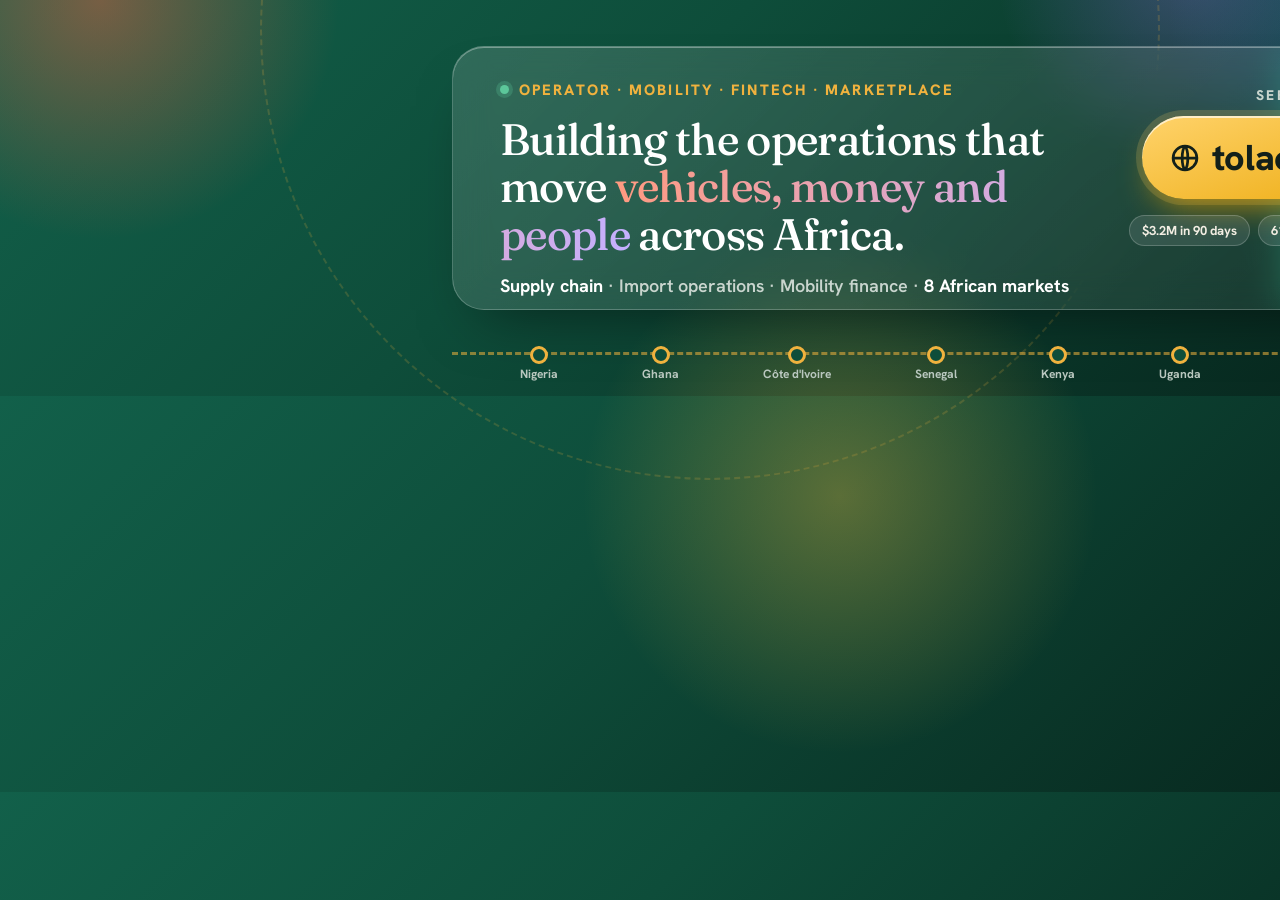
<file: brand/linkedin-banner.html>
<!doctype html><html><head><meta charset="utf-8">
<link href="https://fonts.googleapis.com/css2?family=Fraunces:opsz,wght@9..144,400;9..144,500;9..144,600&family=Hanken+Grotesk:wght@500;600;700;800&display=swap" rel="stylesheet">
<style>
*{box-sizing:border-box}
body{margin:0;width:1584px;height:396px;overflow:hidden;font-family:'Hanken Grotesk',sans-serif;color:#F3EEE3;
  background:linear-gradient(135deg,#12604A 0%,#0E4D3A 45%,#082A20 100%);position:relative}
.blob{position:absolute;border-radius:50%}
.b1{width:520px;height:520px;left:-160px;top:-260px;background:radial-gradient(circle,rgba(242,96,63,.45),transparent 65%)}
.b2{width:620px;height:620px;right:-180px;top:-300px;background:radial-gradient(circle,rgba(47,155,219,.38),transparent 65%)}
.b3{width:560px;height:560px;left:560px;bottom:-380px;background:radial-gradient(circle,rgba(255,194,61,.32),transparent 65%)}
.b4{width:420px;height:420px;left:980px;top:-240px;background:radial-gradient(circle,rgba(142,111,224,.35),transparent 65%)}
.ring{position:absolute;left:260px;top:-420px;width:900px;height:900px;border-radius:50%;border:2px dashed rgba(240,178,62,.18)}
/* glass panel holding the message */
.panel{position:absolute;left:452px;top:46px;width:1084px;height:264px;border-radius:32px;
  background:linear-gradient(135deg,rgba(255,255,255,.14),rgba(255,255,255,.05));
  border:1px solid rgba(255,255,255,.22);box-shadow:0 30px 60px -30px rgba(0,0,0,.5),inset 0 1px 0 rgba(255,255,255,.35);
  backdrop-filter:blur(18px)}
.left{position:absolute;left:500px;top:78px;width:600px}
.eb{display:inline-flex;align-items:center;gap:10px;font-size:15px;letter-spacing:.14em;text-transform:uppercase;color:#F0B23E;font-weight:800}
.eb i{width:9px;height:9px;border-radius:50%;background:#5CC79A;box-shadow:0 0 0 4px rgba(92,199,154,.25)}
h1{font-family:Fraunces;font-weight:500;font-size:44px;line-height:1.08;margin:16px 0 0;letter-spacing:-.015em;color:#fff}
h1 em{font-style:normal;background:linear-gradient(90deg,#FF9A80,#C4B0FF);-webkit-background-clip:text;background-clip:text;color:transparent}
.sub{margin-top:16px;font-size:18px;color:#C9D5CE;font-weight:600}
.sub b{color:#fff}
.right{position:absolute;left:1124px;top:86px;width:384px;text-align:center}
.visit{font-size:14px;letter-spacing:.16em;text-transform:uppercase;font-weight:800;color:#C9D5CE}
.url{margin-top:12px;display:inline-flex;align-items:center;gap:12px;padding:18px 28px;border-radius:999px;
  background:linear-gradient(160deg,#FFD36B,#E9A400);color:#13201A;font-weight:800;font-size:36px;letter-spacing:-.01em;
  box-shadow:0 16px 34px -12px rgba(233,164,0,.8),inset 0 2px 0 rgba(255,255,255,.65),0 0 0 6px rgba(255,211,107,.18)}
.url svg{width:30px;height:30px;stroke:#13201A;fill:none;stroke-width:2.2}
.chips{margin-top:16px;display:flex;justify-content:center;gap:8px;flex-wrap:wrap}
.chips span{font-size:13px;font-weight:700;padding:6px 12px;border-radius:999px;background:rgba(255,255,255,.1);border:1px solid rgba(255,255,255,.2);color:#F3EEE3}
/* road + car */
.road{position:absolute;left:452px;right:0;top:352px;height:0;border-top:3px dashed rgba(240,178,62,.55)}
.car{position:absolute;left:1360px;top:302px;width:96px}
.stops{position:absolute;left:520px;top:344px;display:flex;gap:84px}
.stops span{position:relative;font-size:12px;font-weight:700;color:#B9C7BF;padding-top:22px}
.stops span::before{content:"";position:absolute;left:50%;top:2px;transform:translateX(-50%);width:12px;height:12px;border-radius:50%;background:#0E4D3A;border:3px solid #F0B23E}
</style></head><body>
<div class="blob b1"></div><div class="blob b2"></div><div class="blob b3"></div><div class="blob b4"></div><div class="ring"></div>
<div class="panel"></div>
<div class="left">
  <div class="eb"><i></i>Operator · Mobility · Fintech · Marketplace</div>
  <h1>Building the operations that move <em>vehicles, money and people</em> across Africa.</h1>
  <div class="sub"><b>Supply chain</b> · Import operations · Mobility finance · <b>8 African markets</b></div>
</div>
<div class="right">
  <div class="visit">See my work</div>
  <div class="url"><svg viewBox="0 0 24 24"><circle cx="12" cy="12" r="9.5"/><path d="M2.5 12h19M12 2.5c3 3.2 3 15.8 0 19M12 2.5c-3 3.2-3 15.8 0 19"/></svg>tolaoyelami.org</div>
  <div class="chips"><span>$3.2M in 90 days</span><span>618% growth</span><span>43% faster pickups</span></div>
</div>
<div class="road"></div>
<div class="stops"><span>Nigeria</span><span>Ghana</span><span>Côte d'Ivoire</span><span>Senegal</span><span>Kenya</span><span>Uganda</span></div>
<svg class="car" viewBox="0 0 170 100">
  <ellipse cx="88" cy="94" rx="66" ry="5" fill="rgba(0,0,0,.3)"/>
  <path d="M18 76 V60 Q18 47 32 45 L52 42 Q64 18 92 18 H104 Q126 18 138 42 L150 46 Q160 50 160 62 V76 Z" fill="#F2603F" stroke="#13201A" stroke-width="3.5" stroke-linejoin="round"/>
  <path d="M62 42 Q70 26 90 26 V42 Z" fill="#CDEBFA" stroke="#13201A" stroke-width="3"/>
  <path d="M98 42 V26 H104 Q120 26 128 42 Z" fill="#CDEBFA" stroke="#13201A" stroke-width="3"/>
  <circle cx="72" cy="58" r="8" fill="#fff" stroke="#13201A" stroke-width="2.5"/><circle cx="74.5" cy="59" r="3.6" fill="#13201A"/>
  <circle cx="98" cy="58" r="8" fill="#fff" stroke="#13201A" stroke-width="2.5"/><circle cx="100.5" cy="59" r="3.6" fill="#13201A"/>
  <path d="M78 68 Q86 76 94 68" stroke="#13201A" stroke-width="3" fill="none" stroke-linecap="round"/>
  <circle cx="61" cy="67" r="4" fill="#FF9DB0"/><circle cx="110" cy="67" r="4" fill="#FF9DB0"/>
  <rect x="152" y="52" width="6" height="9" rx="2" fill="#FFC23D" stroke="#13201A" stroke-width="2"/>
  <circle cx="46" cy="77" r="14" fill="#13201A"/><circle cx="46" cy="77" r="6" fill="#E9E4D8"/>
  <circle cx="130" cy="77" r="14" fill="#13201A"/><circle cx="130" cy="77" r="6" fill="#E9E4D8"/>
</svg>
</body></html>
</file>
<file: styles.css>
/* ==========================================================
   Omotola Oyelami: personal site
   Colours live in :root. Change them there to restyle the site.
   ========================================================== */

:root {
  --bg: #F5F1E8;
  --surface: #FCFAF5;
  --tint: #EDE7DA;
  --ink: #13201A;
  --muted: #56615B;
  --line: #DAD2C2;
  --green: #0E4D3A;
  --green-ink: #0B3D2E;
  --amber: #D9921A;
  --teal: #2C7A7B;
  --slate: #6B7A86;
  --coral: #E8553A;
  --sky: #2389C9;
  --sun: #E9A400;
  --plum: #7A5AD8;
  --sky-tint: #E3F1FA;
  --on-dark: #F3EEE3;
  --on-dark-muted: #B9C7BF;
  --shadow: 0 1px 2px rgba(19, 32, 26, .05), 0 12px 32px -12px rgba(19, 32, 26, .18);

  --serif: "Fraunces", Georgia, "Times New Roman", serif;
  --sans: "Hanken Grotesk", system-ui, -apple-system, "Segoe UI", Roboto, sans-serif;
  --radius: 18px;
  --wrap: 1160px;
  color-scheme: light;
}

@media (prefers-color-scheme: dark) {
  :root:not([data-theme="light"]) {
    --bg: #0C1411;
    --surface: #121D19;
    --tint: #101915;
    --ink: #ECE7DC;
    --muted: #9DA9A2;
    --line: #23322C;
    --green: #0F3F31;
    --green-ink: #5CC79A;
    --amber: #F0B23E;
    --teal: #4FB3B3;
    --slate: #93A3AF;
    --coral: #FF7A5C;
    --sky: #5DB8F0;
    --sun: #FFC23D;
    --plum: #A98BFF;
    --sky-tint: #0D1C24;
    --shadow: 0 1px 2px rgba(0, 0, 0, .3), 0 16px 40px -16px rgba(0, 0, 0, .6);
    color-scheme: dark;
  }
}
:root[data-theme="dark"] {
  --bg: #0C1411;
  --surface: #121D19;
  --tint: #101915;
  --ink: #ECE7DC;
  --muted: #9DA9A2;
  --line: #23322C;
  --green: #0F3F31;
  --green-ink: #5CC79A;
  --amber: #F0B23E;
  --teal: #4FB3B3;
  --slate: #93A3AF;
  --coral: #FF7A5C;
  --sky: #5DB8F0;
  --sun: #FFC23D;
  --plum: #A98BFF;
  --sky-tint: #0D1C24;
  --shadow: 0 1px 2px rgba(0, 0, 0, .3), 0 16px 40px -16px rgba(0, 0, 0, .6);
  color-scheme: dark;
}

/* ---------- base ---------- */
*, *::before, *::after { box-sizing: border-box; }
html { scroll-behavior: smooth; scroll-padding-top: 84px; -webkit-text-size-adjust: 100%; }
body {
  margin: 0;
  background: var(--bg);
  color: var(--ink);
  font-family: var(--sans);
  font-size: 1.0625rem;
  line-height: 1.65;
  -webkit-font-smoothing: antialiased;
  overflow-x: hidden;
}
img { max-width: 100%; display: block; }
a { color: inherit; }
h1, h2, h3, h4 { font-family: var(--serif); font-weight: 500; line-height: 1.12; margin: 0; letter-spacing: -0.01em; }
p { margin: 0 0 1em; }
ul, ol { margin: 0; padding: 0; list-style: none; }
strong { font-weight: 700; }
svg { fill: none; stroke: currentColor; stroke-width: 1.8; stroke-linecap: round; stroke-linejoin: round; }
::selection { background: var(--amber); color: #13201A; }
:focus-visible { outline: 2px solid var(--amber); outline-offset: 3px; border-radius: 6px; }

.wrap { max-width: var(--wrap); margin: 0 auto; padding: 0 16px; }
@media (min-width: 720px) { .wrap { padding: 0 32px; } }

.skip { position: absolute; left: -999px; top: 8px; background: var(--ink); color: var(--bg); padding: 8px 14px; border-radius: 8px; z-index: 100; }
.skip:focus { left: 8px; }

/* ---------- nav ---------- */
.nav {
  position: sticky; top: 0; z-index: 50;
  background: color-mix(in srgb, var(--bg) 82%, transparent);
  backdrop-filter: saturate(1.4) blur(14px);
  -webkit-backdrop-filter: saturate(1.4) blur(14px);
  border-bottom: 1px solid transparent;
  transition: border-color .3s ease;
}
.nav.is-scrolled { border-bottom-color: var(--line); }
.nav__inner { display: flex; align-items: center; justify-content: space-between; height: 68px; gap: 16px; }
.brand { display: flex; align-items: center; gap: 10px; text-decoration: none; font-weight: 600; }
.brand__mark {
  display: grid; place-items: center; width: 36px; height: 36px; border-radius: 10px;
  background: var(--green); color: var(--amber); font-family: var(--serif); font-size: .95rem; letter-spacing: .02em;
}
.brand__name { font-size: .98rem; }
.nav__links { display: flex; align-items: center; gap: 4px; }
.nav__links a { text-decoration: none; font-size: .94rem; font-weight: 500; padding: 8px 12px; border-radius: 999px; color: var(--muted); transition: color .2s, background .2s; }
.nav__links a:hover { color: var(--ink); background: var(--tint); }
.nav__links a.nav__cta { color: var(--bg); background: var(--ink); margin-left: 6px; }
.nav__links a.nav__cta:hover { background: var(--green); color: #fff; }
.nav__tools { display: flex; gap: 6px; }
.icon-btn {
  width: 40px; height: 40px; display: grid; place-items: center; border-radius: 999px;
  border: 1px solid var(--line); background: transparent; color: var(--ink); cursor: pointer;
}
.icon-btn svg { width: 19px; height: 19px; }
.icon-btn:hover { background: var(--tint); }
.i-moon { display: none; }
:root[data-theme="dark"] .i-sun { display: none; }
:root[data-theme="dark"] .i-moon { display: block; }
@media (prefers-color-scheme: dark) {
  :root:not([data-theme="light"]) .i-sun { display: none; }
  :root:not([data-theme="light"]) .i-moon { display: block; }
}
.menu-btn { display: none; }

@media (max-width: 900px) {
  .brand__name { display: none; }
  .menu-btn { display: grid; }
  .nav__links {
    position: absolute; top: 68px; left: 0; right: 0;
    flex-direction: column; align-items: stretch; gap: 2px;
    padding: 12px 16px 20px; background: var(--bg); border-bottom: 1px solid var(--line);
    transform: translateY(-8px); opacity: 0; visibility: hidden; transition: all .2s ease;
  }
  .nav__links.is-open { transform: none; opacity: 1; visibility: visible; }
  .nav__links a { display: block; padding: 12px 14px; font-size: 1rem; }
  .nav__links a.nav__cta { margin: 8px 0 0; text-align: center; }
  .nav__inner { justify-content: space-between; }
}

/* ---------- buttons ---------- */
.btn {
  display: inline-flex; align-items: center; justify-content: center; gap: 10px;
  padding: 14px 22px; border-radius: 999px; font-weight: 600; font-size: .98rem;
  text-decoration: none; border: 1.5px solid transparent; transition: transform .2s, background .2s, color .2s, border-color .2s;
}
.btn svg { width: 19px; height: 19px; }
.btn:hover { transform: translateY(-2px); }
.btn--primary { background: var(--green); color: #fff; }
.btn--primary:hover { background: var(--ink); color: var(--bg); }
.btn--ghost { border-color: var(--line); color: var(--ink); }
.btn--ghost:hover { border-color: var(--ink); }
.btn--amber { background: var(--amber); color: #13201A; }
.btn--amber:hover { background: #fff; }
.btn--outline-light { border-color: rgba(255,255,255,.35); color: var(--on-dark); }
.btn--outline-light:hover { border-color: var(--on-dark); }

/* ---------- hero ---------- */
.hero { padding: 56px 0 72px; position: relative; overflow: hidden; }
.hero::before {
  /* road-line motif */
  content: ""; position: absolute; right: -22%; top: 6%; width: 58%; height: 120%;
  border: 2px dashed var(--line); border-radius: 50%; transform: rotate(-12deg); pointer-events: none; opacity: .8;
}
.hero__grid { display: grid; gap: 48px; align-items: center; position: relative; }
@media (min-width: 960px) { .hero__grid { grid-template-columns: 1.35fr 1fr; gap: 64px; } .hero { padding: 88px 0 104px; } }
.eyebrow { font-size: .86rem; letter-spacing: .08em; text-transform: uppercase; font-weight: 600; color: var(--green-ink); margin-bottom: 20px; }
.hero__title { font-size: clamp(3.2rem, 11vw, 6.6rem); line-height: .95; letter-spacing: -0.035em; font-weight: 400; margin-bottom: 28px; }
.hero__lead { font-size: clamp(1.1rem, 2.2vw, 1.3rem); color: var(--muted); max-width: 34em; line-height: 1.6; }
.hero__actions { display: flex; flex-wrap: wrap; gap: 12px; margin: 32px 0 40px; }
.hero__facts { display: flex; flex-wrap: wrap; gap: 12px 32px; padding-top: 24px; border-top: 1px solid var(--line); font-size: .95rem; color: var(--muted); }
.hero__facts strong { display: block; font-family: var(--serif); font-weight: 500; font-size: 1.9rem; color: var(--ink); line-height: 1.1; }

.hero__card {
  background: var(--surface); border: 1px solid var(--line); border-radius: 28px; padding: 18px;
  box-shadow: var(--shadow); max-width: 440px; width: 100%; justify-self: center;
}
.portrait {
  position: relative; aspect-ratio: 1 / 1; border-radius: 20px; overflow: hidden;
  background:
    radial-gradient(circle at 30% 25%, rgba(217,146,26,.35), transparent 55%),
    linear-gradient(150deg, #0E4D3A, #082A20);
  display: grid; place-items: center;
}
.portrait img { position: absolute; inset: 0; width: 100%; height: 100%; object-fit: cover; z-index: 1; }
.portrait__fallback { font-family: var(--serif); font-size: clamp(5rem, 18vw, 8.5rem); color: #F0B23E; letter-spacing: -.04em; opacity: .95; }
.now { display: flex; gap: 14px; align-items: flex-start; padding: 20px 8px 14px; }
.now__dot { width: 10px; height: 10px; border-radius: 50%; background: #22A06B; margin-top: 7px; flex: none; box-shadow: 0 0 0 0 rgba(34,160,107,.6); animation: pulse 2.4s infinite; }
@keyframes pulse { 0% { box-shadow: 0 0 0 0 rgba(34,160,107,.55); } 70% { box-shadow: 0 0 0 10px rgba(34,160,107,0); } 100% { box-shadow: 0 0 0 0 rgba(34,160,107,0); } }
.now__label { font-size: .78rem; letter-spacing: .08em; text-transform: uppercase; color: var(--muted); margin: 0; font-weight: 600; }
.now__role { font-family: var(--serif); font-size: 1.3rem; margin: 2px 0 0; }
.now__org { color: var(--muted); margin: 0; font-size: .95rem; }
.route-mini { display: flex; align-items: center; padding: 6px 8px 8px; position: relative; justify-content: space-between; }
.route-mini::before { content: ""; position: absolute; left: 14px; right: 14px; top: 13px; height: 2px; background: repeating-linear-gradient(90deg, var(--amber) 0 8px, transparent 8px 14px); }
.route-mini li { position: relative; padding-top: 22px; font-size: .74rem; font-weight: 600; color: var(--muted); text-align: center; flex: 1; }
.route-mini li::before { content: ""; position: absolute; top: 7px; left: 50%; transform: translateX(-50%); width: 12px; height: 12px; border-radius: 50%; background: var(--surface); border: 2.5px solid var(--green-ink); }

/* ---------- strip ---------- */
.strip { border-block: 1px solid var(--line); background: var(--surface); }
.strip__inner { display: flex; flex-wrap: wrap; align-items: center; justify-content: space-between; gap: 16px 40px; padding-block: 22px; }
.strip__group { display: flex; flex-wrap: wrap; align-items: center; gap: 10px 24px; }
.strip__label { font-size: .78rem; letter-spacing: .1em; text-transform: uppercase; color: var(--muted); font-weight: 600; }
.strip__list { display: flex; flex-wrap: wrap; gap: 8px 24px; font-family: var(--serif); font-size: 1.15rem; }
.strip__list li { white-space: nowrap; }
@media (max-width: 900px) { .strip__inner { flex-direction: column; align-items: flex-start; } }

/* ---------- sections ---------- */
.section { padding: 88px 0; }
@media (min-width: 960px) { .section { padding: 120px 0; } }
.section--tint { background: var(--tint); }
.section__head { margin-bottom: 48px; max-width: 760px; }
.section__head h2 { font-size: clamp(2rem, 5vw, 3.2rem); letter-spacing: -0.025em; }
.section__intro { color: var(--muted); font-size: 1.12rem; margin-top: 20px; max-width: 40em; }
.kicker { font-size: .82rem; letter-spacing: .12em; text-transform: uppercase; font-weight: 700; color: var(--amber); margin-bottom: 14px; }
.kicker--light { color: #F0B23E; }

/* about */
.about { display: grid; gap: 24px; }
@media (min-width: 960px) { .about { grid-template-columns: 1fr 1.25fr; gap: 72px; } .about .section__head { margin-bottom: 0; } }
.about__body > p { font-size: 1.14rem; }
.seeking { margin-top: 32px; padding: 24px; border-radius: var(--radius); background: var(--surface); border: 1px solid var(--line); }
.seeking__title { font-weight: 600; margin-bottom: 14px; }
.seeking__note { margin: 16px 0 0; color: var(--muted); font-size: .95rem; }
.tags { display: flex; flex-wrap: wrap; gap: 8px; }
.tags li { padding: 7px 14px; border-radius: 999px; border: 1px solid var(--line); font-size: .9rem; font-weight: 500; background: var(--bg); }
.tags--small li { font-size: .84rem; padding: 5px 12px; }

/* impact */
.impact { background: var(--green); color: var(--on-dark); padding: 96px 0; position: relative; overflow: hidden; }
.impact::after { content: ""; position: absolute; inset: auto -20% -60% auto; width: 70%; aspect-ratio: 1; border-radius: 50%; border: 2px dashed rgba(240,178,62,.22); pointer-events: none; }
.section__head--light h2 { color: #fff; }
.stats { display: grid; gap: 1px; background: rgba(255,255,255,.14); border-radius: var(--radius); overflow: hidden; grid-template-columns: 1fr; position: relative; z-index: 1; }
@media (min-width: 640px) { .stats { grid-template-columns: repeat(2, 1fr); } }
@media (min-width: 1000px) { .stats { grid-template-columns: repeat(3, 1fr); } }
.stat { background: var(--green); padding: 32px 28px 36px; display: flex; flex-direction: column; gap: 10px; }
.stat__num { font-family: var(--serif); font-size: clamp(2.8rem, 6vw, 4rem); line-height: 1; color: #F0B23E; letter-spacing: -0.03em; font-variant-numeric: tabular-nums; }
.stat__label { color: var(--on-dark-muted); font-size: 1rem; max-width: 24em; }

/* journey: route map */
.route { position: relative; }
.route::before { content: ""; position: absolute; left: 11px; top: 8px; bottom: 8px; width: 2px; background: var(--line); }
.stop { position: relative; padding-left: 44px; padding-bottom: 56px; display: grid; gap: 20px; }
.stop:last-child { padding-bottom: 0; }
.stop::before { /* station */
  content: ""; position: absolute; left: 0; top: 4px; width: 24px; height: 24px; border-radius: 50%;
  background: var(--bg); border: 5px solid var(--c);
}
.stop::after { /* coloured line segment */
  content: ""; position: absolute; left: 10px; top: 30px; bottom: 0; width: 4px; border-radius: 4px; background: var(--c); opacity: .9;
}
.stop:last-child::after { display: none; }
@media (min-width: 960px) {
  .stop { grid-template-columns: 260px 1fr; gap: 48px; padding-left: 56px; }
  .stop__company { position: sticky; top: 100px; align-self: start; }
}
.stop__years { font-size: .82rem; letter-spacing: .08em; text-transform: uppercase; font-weight: 700; color: var(--muted); }
.stop__company h3 { font-size: 1.75rem; margin: 6px 0 4px; }
.stop__desc { color: var(--muted); margin: 0; font-size: .96rem; }
.stop__roles { display: grid; gap: 16px; }
.role { background: var(--surface); border: 1px solid var(--line); border-radius: var(--radius); padding: 24px 24px 20px; border-left: 4px solid var(--c); }
.role h4 { font-size: 1.3rem; }
.role__meta { color: var(--muted); font-size: .92rem; margin: 6px 0 14px; }
.role ul { display: grid; gap: 8px; }
.role li { position: relative; padding-left: 20px; font-size: 1rem; }
.role li::before { content: ""; position: absolute; left: 2px; top: .7em; width: 7px; height: 7px; border-radius: 50%; background: var(--c); }

/* solutions / cases */
.cases { display: grid; gap: 18px; }
@media (min-width: 720px) { .cases { grid-template-columns: repeat(2, 1fr); } .case--feature { grid-column: 1 / -1; } }
@media (min-width: 1060px) { .cases { grid-template-columns: repeat(3, 1fr); } .case--feature { grid-column: 1 / -1; }
  .case--feature dl { grid-template-columns: 1fr 1fr; gap: 32px; } }
.case {
  background: var(--surface); border: 1px solid var(--line); border-radius: 22px; padding: 28px;
  display: flex; flex-direction: column; transition: transform .25s, box-shadow .25s;
}
.case:hover { transform: translateY(-4px); box-shadow: var(--shadow); }
.case__tag { font-size: .78rem; letter-spacing: .08em; text-transform: uppercase; font-weight: 700; color: var(--green-ink); margin-bottom: 12px; }
.case h3 { font-size: 1.45rem; margin-bottom: 18px; }
.case dl { margin: 0 0 22px; display: grid; gap: 14px; }
.case dt { font-size: .78rem; letter-spacing: .08em; text-transform: uppercase; color: var(--muted); font-weight: 700; }
.case dd { margin: 4px 0 0; font-size: .98rem; }
.case__results { margin-top: auto; display: flex; flex-wrap: wrap; gap: 8px; padding-top: 18px; border-top: 1px dashed var(--line); }
.case__results li { font-size: .9rem; background: var(--tint); padding: 6px 12px; border-radius: 10px; }
.case__results strong { color: var(--green-ink); font-family: var(--serif); font-weight: 600; font-size: 1.05rem; }
.case--feature { background: var(--green); color: var(--on-dark); border-color: transparent; }
.case--feature .case__tag { color: #F0B23E; }
.case--feature h3 { font-size: clamp(1.6rem, 3vw, 2.4rem); color: #fff; }
.case--feature dd { font-size: 1.05rem; }
.case--feature dt { color: var(--on-dark-muted); }
.case--feature .case__results { border-top-color: rgba(255,255,255,.22); }
.case--feature .case__results li { background: rgba(255,255,255,.08); }
.case--feature .case__results strong { color: #F0B23E; }
@media (min-width: 1060px) { .case--feature { padding: 40px; } .case--feature .case__results { margin-top: 12px; } }

/* expertise */
.expertise__grid { display: grid; gap: 18px; }
@media (min-width: 720px) { .expertise__grid { grid-template-columns: repeat(2, 1fr); } }
@media (min-width: 1060px) { .expertise__grid { grid-template-columns: repeat(4, 1fr); } }
.skillset { padding: 26px; border-radius: var(--radius); border: 1px solid var(--line); background: var(--surface); }
.skillset h3 { font-size: 1.25rem; margin-bottom: 16px; padding-bottom: 14px; border-bottom: 1px solid var(--line); }
.skillset > ul:not(.tags) li { padding: 6px 0; font-size: .98rem; display: flex; gap: 10px; align-items: baseline; }
.skillset > ul:not(.tags) li::before { content: "→"; color: var(--amber); font-weight: 700; }

/* background */
.background__grid { display: grid; gap: 40px; }
@media (min-width: 960px) { .background__grid { grid-template-columns: 1.4fr 1fr; gap: 72px; } }
.background__story p { font-size: 1.12rem; }
.background__story .tags { margin-top: 8px; }
.credentials { display: grid; gap: 14px; align-content: start; }
.cred { background: var(--surface); border: 1px solid var(--line); border-radius: var(--radius); padding: 22px 24px; }
.cred__type { font-size: .76rem; letter-spacing: .1em; text-transform: uppercase; color: var(--amber); font-weight: 700; margin-bottom: 6px; }
.cred h3 { font-size: 1.2rem; margin-bottom: 6px; }
.cred p:last-child { margin: 0; color: var(--muted); font-size: .95rem; }

/* principles */
.principles { display: grid; gap: 1px; background: var(--line); border: 1px solid var(--line); border-radius: var(--radius); overflow: hidden; counter-reset: p; }
@media (min-width: 720px) { .principles { grid-template-columns: repeat(2, 1fr); } }
@media (min-width: 1060px) { .principles { grid-template-columns: repeat(4, 1fr); } }
.principles li { background: var(--bg); padding: 30px 26px; counter-increment: p; }
.principles li::before { content: "0" counter(p); display: block; font-family: var(--serif); font-size: 2.4rem; color: var(--amber); line-height: 1; margin-bottom: 18px; }
.principles h3 { font-size: 1.3rem; margin-bottom: 10px; }
.principles p { color: var(--muted); margin: 0; font-size: .98rem; }

/* contact */
.contact { background: var(--green); color: var(--on-dark); padding: 104px 0; text-align: center; position: relative; overflow: hidden; }
.contact::before { content: ""; position: absolute; left: 50%; top: 50%; width: 900px; height: 900px; transform: translate(-50%, -50%); border-radius: 50%; border: 2px dashed rgba(240,178,62,.18); pointer-events: none; }
.contact__inner { position: relative; max-width: 820px; }
.contact h2 { font-size: clamp(2rem, 5.5vw, 3.5rem); color: #fff; letter-spacing: -0.025em; }
.contact__lead { color: var(--on-dark-muted); font-size: 1.15rem; margin: 22px auto 36px; max-width: 34em; }
.contact__actions { display: flex; flex-wrap: wrap; gap: 12px; justify-content: center; }
.contact__actions .btn { max-width: 100%; }
@media (max-width: 420px) { .contact__actions .btn { width: 100%; font-size: .92rem; padding: 14px 16px; } }

/* footer */
.footer { padding: 28px 0; border-top: 1px solid var(--line); font-size: .92rem; color: var(--muted); }
.footer__inner { display: flex; flex-wrap: wrap; justify-content: space-between; gap: 12px; }
.footer p { margin: 0; }
.footer a { text-decoration: none; }
.footer a:hover { color: var(--ink); }

/* ---------- reveal animation (only when JS is on and motion is allowed) ---------- */
.js .reveal { opacity: 0; transform: translateY(18px); transition: opacity .7s ease, transform .7s cubic-bezier(.2,.7,.2,1); }
.js .reveal.is-in { opacity: 1; transform: none; }
@media (prefers-reduced-motion: reduce) {
  html { scroll-behavior: auto; }
  .js .reveal { opacity: 1; transform: none; transition: none; }
  .now__dot { animation: none; }
  .btn:hover, .case:hover { transform: none; }
}

/* ---------- print: a clean one-pager if someone prints the site ---------- */
@media print {
  .nav, .hero__actions, .hero::before, .contact::before, .impact::after, .icon-btn, .footer a { display: none !important; }
  body { background: #fff; color: #000; font-size: 11pt; }
  .section, .impact, .contact, .hero { padding: 24px 0; background: #fff !important; color: #000 !important; }
  .stat, .case, .case--feature { background: #fff !important; color: #000 !important; break-inside: avoid; }
  .stat__num, .stat__label, .contact h2, .section__head--light h2 { color: #000 !important; }
  .js .reveal { opacity: 1 !important; transform: none !important; }
}

/* markets route inside the featured case */
.case__route { margin: 8px 0 28px; padding: 22px 8px 4px; border-radius: 16px; background: rgba(0,0,0,.14); }
.case__route li { color: var(--on-dark-muted); }
.case__route li::before { background: var(--green); border-color: #F0B23E; }

@media (max-width: 959px) { .hero::before { display: none; } }

/* ==========================================================
   Colour, characters & the "Now" section
   ========================================================== */

/* hero colour blobs */
.hero { padding-bottom: 0 !important; }
.hero__grid { margin-bottom: 24px; }
.blob { position: absolute; border-radius: 50%; filter: blur(70px); opacity: .32; pointer-events: none; }
.blob--coral { width: 380px; height: 380px; background: var(--coral); top: -120px; left: -140px; }
.blob--sky { width: 420px; height: 420px; background: var(--sky); top: 10%; right: -180px; opacity: .22; }
.blob--sun { width: 340px; height: 340px; background: var(--sun); bottom: -60px; left: 35%; opacity: .25; }
:root[data-theme="dark"] .blob { opacity: .14; }
@media (prefers-color-scheme: dark) { :root:not([data-theme="light"]) .blob { opacity: .14; } }

.eyebrow { display: inline-flex; align-items: center; gap: 10px; background: var(--surface); border: 1px solid var(--line); padding: 7px 14px 7px 10px; border-radius: 999px; letter-spacing: .05em; font-size: .78rem; }
.eyebrow__dot { width: 9px; height: 9px; border-radius: 50%; background: #22A06B; flex: none; animation: pulse 2.4s infinite; }
.hero__title-accent { background: linear-gradient(90deg, var(--coral), var(--plum)); -webkit-background-clip: text; background-clip: text; color: transparent; }
.hero__lead strong { color: var(--ink); }

/* characters: shared */
.char { display: block; width: 100%; height: auto; fill: none; stroke: none; overflow: visible; }
.bubble {
  position: absolute; z-index: 3; background: #fff; color: #13201A; font-weight: 800; font-size: .86rem;
  padding: 7px 13px; border-radius: 14px; border: 2.5px solid #13201A; box-shadow: 3px 3px 0 #13201A;
  white-space: nowrap; animation: float 3s ease-in-out infinite;
}
.bubble::after {
  content: ""; position: absolute; left: 22px; bottom: -9px; width: 14px; height: 14px; background: #fff;
  border-right: 2.5px solid #13201A; border-bottom: 2.5px solid #13201A; transform: rotate(45deg);
}

/* hero road + driving car */
.road { position: relative; height: 92px; }
.road::before { content: ""; position: absolute; left: 0; right: 0; bottom: 12px; border-bottom: 3px dashed var(--line); }
.road__car { position: absolute; left: 0; bottom: 6px; width: 118px; animation: drive 17s linear infinite; }

/* strip bottom border sits right under the road */
.strip { border-top: 0; }

/* colourful tags */
.tags--colour li { border-color: color-mix(in srgb, var(--c) 45%, transparent); background: color-mix(in srgb, var(--c) 12%, var(--bg)); }
.tags--colour li:nth-child(5n+1) { --c: var(--coral); }
.tags--colour li:nth-child(5n+2) { --c: var(--sky); }
.tags--colour li:nth-child(5n+3) { --c: var(--sun); }
.tags--colour li:nth-child(5n+4) { --c: var(--plum); }
.tags--colour li:nth-child(5n+5) { --c: var(--green-ink); }

/* ---------- NOW section ---------- */
.now-section { background: linear-gradient(180deg, var(--sky-tint), var(--bg)); position: relative; overflow: hidden; }
.now-head { display: grid; gap: 24px; align-items: end; margin-bottom: 40px; }
.now-head .section__head { margin-bottom: 0; }
@media (min-width: 960px) { .now-head { grid-template-columns: 1.25fr 1fr; gap: 48px; } }
.harbour { position: relative; height: 250px; max-width: 460px; width: 100%; justify-self: center; }
.harbour .ship { position: absolute; left: 0; bottom: 22px; width: 64%; animation: bob 3.4s ease-in-out infinite; transform-origin: 50% 90%; }
.harbour .waves { position: absolute; left: 0; right: 0; bottom: 0; width: 100%; height: 48px; }
.harbour .boxy { position: absolute; right: 0; bottom: 2px; width: 32%; animation: hop 2.6s ease-in-out infinite; }
.bubble--harbour { right: 6%; top: 6px; }
.bubble--harbour::after { left: auto; right: 30px; }

.pipeline { display: grid; gap: 12px; margin-bottom: 28px; counter-reset: none; position: relative; }
@media (min-width: 640px) { .pipeline { grid-template-columns: repeat(2, 1fr); } }
@media (min-width: 900px) { .pipeline { grid-template-columns: repeat(4, 1fr); } }
@media (min-width: 1100px) {
  .pipeline { grid-template-columns: repeat(7, 1fr); }
  .pipeline::before { content: ""; position: absolute; left: 4%; right: 4%; top: 31px; border-top: 3px dashed var(--line); z-index: 0; }
}
.pipe { position: relative; z-index: 1; background: var(--surface); border: 1px solid var(--line); border-top: 5px solid var(--c); border-radius: 16px; padding: 16px 16px 18px; }
.pipe__n { display: grid; place-items: center; width: 32px; height: 32px; border-radius: 50%; background: var(--c); color: #fff; font-weight: 800; font-size: .95rem; margin-bottom: 10px; border: 2.5px solid #13201A; }
.pipe h3 { font-size: 1.12rem; margin-bottom: 4px; }
.pipe p { margin: 0; font-size: .9rem; color: var(--muted); line-height: 1.45; }

.now-grid { display: grid; gap: 18px; }
@media (min-width: 960px) { .now-grid { grid-template-columns: 1.1fr 1fr; } }
.now-card { background: var(--surface); border: 1px solid var(--line); border-radius: 22px; padding: 28px; }
.now-card h3 { font-size: 1.4rem; margin-bottom: 18px; }
.now-card__sub { margin-top: 28px; }
.checks { display: grid; gap: 14px; }
.checks li { position: relative; padding-left: 36px; }
.checks li::before { content: "✓"; position: absolute; left: 0; top: 1px; width: 24px; height: 24px; border-radius: 50%; display: grid; place-items: center; background: #22A06B; color: #fff; font-weight: 800; font-size: .8rem; }
.stamps { display: grid; grid-template-columns: repeat(3, 1fr); gap: 12px; }
.stamps li {
  border: 2.5px dashed var(--c); border-radius: 12px; padding: 10px 8px; text-align: center; font-size: .85rem; font-weight: 600;
  background: color-mix(in srgb, var(--c) 10%, var(--surface)); transform: rotate(-2deg); transition: transform .25s;
}
.stamps li:nth-child(even) { transform: rotate(2deg); }
.stamps li:hover { transform: rotate(0) scale(1.06); }
.stamps b { display: block; font-family: var(--serif); font-size: 1.6rem; font-weight: 600; color: var(--c); line-height: 1.1; }
.partners { display: grid; grid-template-columns: repeat(auto-fit, minmax(190px, 1fr)); gap: 10px; }
.partners li { display: flex; align-items: center; gap: 10px; font-size: .95rem; font-weight: 500; padding: 8px 10px; border-radius: 12px; background: var(--tint); }
.partners span { width: 32px; height: 32px; display: grid; place-items: center; border-radius: 10px; background: var(--surface); font-size: 1.05rem; flex: none; }

/* ---------- impact: colourful numbers + chart character ---------- */
.impact__head { display: flex; justify-content: space-between; align-items: flex-end; gap: 24px; margin-bottom: 48px; }
.impact__head .section__head { margin-bottom: 0; }
.chartguy { position: relative; width: 120px; flex: none; margin-top: 44px; }
.chartguy .bubble { right: 70%; top: -44px; }
.chartguy .bubble::after { left: auto; right: 14px; }
@media (max-width: 640px) { .chartguy { width: 90px; } .chartguy .bubble { font-size: .76rem; right: 40%; } }
.stat:nth-child(6n+1) .stat__num { color: #F0B23E; }
.stat:nth-child(6n+2) .stat__num { color: #FF9A80; }
.stat:nth-child(6n+3) .stat__num { color: #7CCBF5; }
.stat:nth-child(6n+4) .stat__num { color: #C4B0FF; }
.stat:nth-child(6n+5) .stat__num { color: #8FE0B8; }
.stat:nth-child(6n+6) .stat__num { color: #FFD36B; }
.bar--1, .bar--2 { transform-box: fill-box; transform-origin: 50% 100%; animation: grow 2.4s ease-in-out infinite alternate; }
.bar--2 { animation-delay: .4s; }
.bar--3 { animation: hop 2.4s ease-in-out infinite; }

/* ---------- journey: current-role badge ---------- */
.role--now { background: color-mix(in srgb, var(--coral) 6%, var(--surface)); }
.role__badge { display: inline-block; font-size: .72rem; font-weight: 800; letter-spacing: .08em; text-transform: uppercase; color: #fff; background: var(--coral); padding: 4px 10px; border-radius: 999px; margin-bottom: 10px; }

/* ---------- colour accents on cards ---------- */
.case[style*="--c"] { border-top: 5px solid var(--c); }
.skillset h3 { border-bottom: 3px solid var(--c, var(--line)); }
.skillset > ul:not(.tags) li::before { color: var(--c, var(--amber)); }
.principles li::before { color: var(--c, var(--amber)); }

/* ---------- contact car ---------- */
.contact__car { position: relative; width: 150px; margin: 36px auto 28px; animation: hop 2.8s ease-in-out infinite; }
.contact__car .bubble { left: 50%; top: -48px; transform: translateX(-50%); animation: none; }
.contact__car .bubble::after { left: calc(50% - 7px); }
.contact__car:hover .wiggle { animation: wiggle .5s ease-in-out 2; }

/* ---------- animations ---------- */
.wheel { transform-box: fill-box; transform-origin: center; animation: spin .7s linear infinite; }
.puff { transform-box: fill-box; transform-origin: center; animation: puff 1s ease-out infinite; }
.smoke { transform-box: fill-box; transform-origin: center; animation: smoke 2.6s ease-out infinite; }
.eyes { transform-box: fill-box; transform-origin: center; animation: blink 5s infinite; }
.wave-arm { transform-box: view-box; transform-origin: 128px 52px; animation: wave .9s ease-in-out infinite alternate; }
@keyframes drive { from { transform: translateX(-160px); } to { transform: translateX(100vw); } }
@keyframes spin { to { transform: rotate(360deg); } }
@keyframes puff { 0% { opacity: .9; transform: translateX(0) scale(.8); } 100% { opacity: 0; transform: translateX(-14px) scale(1.5); } }
@keyframes smoke { 0% { opacity: .9; transform: translateY(0) scale(.8); } 100% { opacity: 0; transform: translateY(-16px) scale(1.6); } }
@keyframes blink { 0%, 92%, 100% { transform: scaleY(1); } 95% { transform: scaleY(.1); } }
@keyframes wave { from { transform: rotate(-14deg); } to { transform: rotate(16deg); } }
@keyframes bob { 0%, 100% { transform: translateY(0) rotate(0); } 50% { transform: translateY(-7px) rotate(-1.5deg); } }
@keyframes hop { 0%, 100% { transform: translateY(0); } 50% { transform: translateY(-7px); } }
@keyframes float { 0%, 100% { transform: translateY(0); } 50% { transform: translateY(-4px); } }
@keyframes grow { from { transform: scaleY(.72); } to { transform: scaleY(1); } }
@keyframes wiggle { 0%, 100% { transform: rotate(0); } 25% { transform: rotate(-5deg); } 75% { transform: rotate(5deg); } }

@media (prefers-reduced-motion: reduce) {
  .road__car, .wheel, .puff, .smoke, .eyes, .wave-arm, .harbour .ship, .harbour .boxy, .bubble,
  .bar--1, .bar--2, .bar--3, .contact__car, .contact__car:hover .wiggle, .eyebrow__dot { animation: none !important; }
  .road__car { left: 6%; }
}
@media print { .road, .harbour, .chartguy, .contact__car, .blob { display: none !important; } }
.now-grid { align-items: start; }
.contact__car { width: 180px; }

/* ---------- Now: mini stats ---------- */
.now-stats { display: grid; grid-template-columns: repeat(2, 1fr); gap: 12px; margin-bottom: 28px; }
@media (min-width: 900px) { .now-stats { grid-template-columns: repeat(4, 1fr); } }
.now-stats li { background: var(--surface); border: 1px solid var(--line); border-radius: 16px; padding: 16px 18px; display: flex; gap: 14px; align-items: center; }
.now-stats b { font-family: var(--serif); font-size: 2.4rem; line-height: 1; font-weight: 500; }
.now-stats li:nth-child(1) b { color: var(--coral); }
.now-stats li:nth-child(2) b { color: var(--sky); }
.now-stats li:nth-child(3) b { color: var(--green-ink); }
.now-stats li:nth-child(4) b { color: var(--plum); }
.now-stats span { font-size: .9rem; color: var(--muted); line-height: 1.35; }

/* ---------- Built by me ---------- */
.built { background: linear-gradient(180deg, var(--bg), color-mix(in srgb, var(--plum) 7%, var(--bg))); }
.built-head { display: grid; gap: 24px; align-items: end; margin-bottom: 40px; }
.built-head .section__head { margin-bottom: 0; }
@media (min-width: 960px) { .built-head { grid-template-columns: 1fr 220px; gap: 48px; } }
.laptop { position: relative; width: 190px; justify-self: center; margin-top: 40px; animation: hop 3s ease-in-out infinite; }
.laptop .bubble { left: 50%; top: -42px; transform: translateX(-50%); animation: none; }
.laptop .bubble::after { left: calc(50% - 7px); }
.spark { transform-box: fill-box; transform-origin: center; animation: twinkle 1.6s ease-in-out infinite; }
@keyframes twinkle { 0%, 100% { transform: scale(.7) rotate(0); opacity: .6; } 50% { transform: scale(1.1) rotate(20deg); opacity: 1; } }

.tools { display: grid; gap: 18px; }
@media (min-width: 720px) { .tools { grid-template-columns: repeat(2, 1fr); } .tool--feature { grid-column: 1 / -1; } }
@media (min-width: 1060px) { .tools { grid-template-columns: repeat(3, 1fr); } .tool--feature { grid-column: span 2; grid-row: span 2; } }
.tool { background: var(--surface); border: 1px solid var(--line); border-top: 5px solid var(--c); border-radius: 20px; padding: 24px; transition: transform .25s, box-shadow .25s; }
.tool:hover { transform: translateY(-4px); box-shadow: var(--shadow); }
.tool h3 { font-size: 1.35rem; margin-bottom: 10px; }
.tool p { font-size: .97rem; margin: 0; }
.tool__tag { font-size: .76rem !important; letter-spacing: .08em; text-transform: uppercase; font-weight: 700; color: var(--muted); margin-bottom: 10px !important; }
.tool--feature { display: grid; gap: 22px; align-content: start; }
.tool--feature h3 { font-size: clamp(1.6rem, 3vw, 2.2rem); }
.tool--feature .tool__body > p:not(.tool__tag) { font-size: 1.05rem; }
.tool__chips { display: flex; flex-wrap: wrap; gap: 8px; margin-top: 16px; }
.tool__chips li { font-size: .85rem; font-weight: 600; padding: 5px 12px; border-radius: 999px; background: color-mix(in srgb, var(--c) 14%, var(--surface)); border: 1px solid color-mix(in srgb, var(--c) 40%, transparent); }

/* mock app screenshot drawn in CSS */
.mock { border: 2.5px solid #13201A; border-radius: 14px; overflow: hidden; background: #fff; box-shadow: 5px 5px 0 #13201A; }
.mock__bar { height: 26px; background: #13201A; display: flex; gap: 6px; align-items: center; padding: 0 10px; }
.mock__bar i { width: 9px; height: 9px; border-radius: 50%; background: #F2603F; }
.mock__bar i:nth-child(2) { background: #FFC23D; } .mock__bar i:nth-child(3) { background: #5CC79A; }
.mock__body--hub { display: grid; grid-template-columns: 70px 1fr; min-height: 190px; }
.mock__side { background: #0E4D3A; background-image: repeating-linear-gradient(180deg, transparent 0 22px, rgba(255,255,255,.16) 22px 30px); background-position: 0 18px; }
.mock__main { padding: 16px; display: grid; gap: 16px; align-content: start; background: #F7F9FB; }
.mock__steps { display: flex; gap: 6px; align-items: center; }
.mock__steps b { flex: 1; height: 10px; border-radius: 5px; background: #5CC79A; }
.mock__steps b.on { background: #FFC23D; animation: float 1.6s ease-in-out infinite; }
.mock__steps b.todo { background: #DDE3E8; }
.mock__rows { display: grid; gap: 8px; }
.mock__rows span { height: 22px; border-radius: 6px; background: #fff; border: 1.5px solid #DDE3E8; position: relative; }
.mock__rows span::before { content: ""; position: absolute; left: 8px; top: 7px; width: 38%; height: 6px; border-radius: 3px; background: #C9D3DB; }
.mock__rows span::after { content: ""; position: absolute; right: 8px; top: 5px; width: 54px; height: 10px; border-radius: 5px; background: color-mix(in srgb, #2F9BDB 35%, #fff); }
.mock__rows span:nth-child(2)::after { background: color-mix(in srgb, #F2603F 35%, #fff); }
.mock__rows span:nth-child(3)::after { background: color-mix(in srgb, #5CC79A 45%, #fff); }

@media (prefers-reduced-motion: reduce) { .laptop, .spark, .mock__steps b.on { animation: none !important; } .tool:hover { transform: none; } }
@media print { .laptop { display: none !important; } }
@media (min-width: 1060px) {
  .tool--feature { grid-row: auto; grid-template-columns: 1.05fr 1fr; align-items: center; gap: 28px; }
  .tool--feature h3 { font-size: 1.9rem; }
  .tool--feature .tool__body > p:not(.tool__tag) { font-size: 1rem; }
}
/* portfolio with three platforms: Hub full width, Portwise Pro wide + Help Centre */
@media (min-width: 720px) { .tool--wide { grid-column: 1 / -1; } }
@media (min-width: 1060px) {
  .tool--feature { grid-column: 1 / -1; grid-template-columns: 1fr 1.1fr; padding: 32px; }
  .tool--wide { grid-column: span 2; }
}

/* newsletter card */
@media (min-width: 720px) { .tool--news { grid-column: 1 / -1; } }
.tool--news { display: grid; gap: 22px; align-items: center; }
@media (min-width: 900px) { .tool--news { grid-template-columns: 1.15fr 1fr; padding: 32px; } }
.tool--news h3 { font-size: clamp(1.5rem, 2.6vw, 1.9rem); }
.news-mock { background: #FFFDF6; color: #13201A; border: 2.5px solid #13201A; border-radius: 14px; box-shadow: 5px 5px 0 #13201A; padding: 16px 18px; transform: rotate(1deg); }
.news-mock__head { display: flex; justify-content: space-between; align-items: baseline; border-bottom: 2px solid #13201A; padding-bottom: 8px; margin-bottom: 10px; }
.news-mock__head b { font-family: var(--serif); font-size: 1.25rem; font-weight: 600; }
.news-mock__head span { font-size: .75rem; font-weight: 700; letter-spacing: .06em; text-transform: uppercase; color: #8A3D0B; }
.news-mock__kicker { font-size: .72rem !important; font-weight: 800; letter-spacing: .1em; text-transform: uppercase; color: #56615B; margin: 0 0 6px !important; }
.news-mock ul { display: grid; gap: 6px; }
.news-mock li { display: flex; justify-content: space-between; align-items: center; gap: 10px; font-size: .9rem; font-weight: 600; padding: 6px 0; border-bottom: 1px dashed #DAD2C2; }
.news-mock li:last-child { border-bottom: 0; }
.st { font-style: normal; font-size: .72rem; font-weight: 800; letter-spacing: .05em; text-transform: uppercase; padding: 3px 9px; border-radius: 999px; white-space: nowrap; }
.st--ok { background: #D6F2E4; color: #0B5D3B; }
.st--watch { background: #FFF0C7; color: #7A5200; }
.st--check { background: #E3EEFB; color: #164E86; }
.st--opp { background: #ECE5FF; color: #4B2FA8; }
.st--bad { background: #FFE0D9; color: #A3301A; }

/* ==========================================================
   Flow & motion
   ========================================================== */
/* scroll progress */
.progress { position: absolute; left: 0; right: 0; bottom: -1px; height: 3px; pointer-events: none; }
.progress span { display: block; height: 100%; width: 100%; transform-origin: 0 50%; transform: scaleX(0); background: linear-gradient(90deg, var(--coral), var(--sun), var(--sky), var(--plum)); }

/* drifting colour blobs and shimmering surname */
.blob--coral { animation: drift1 18s ease-in-out infinite alternate; }
.blob--sky { animation: drift2 22s ease-in-out infinite alternate; }
.blob--sun { animation: drift3 20s ease-in-out infinite alternate; }
@keyframes drift1 { to { transform: translate(120px, 60px) scale(1.15); } }
@keyframes drift2 { to { transform: translate(-90px, 80px) scale(.9); } }
@keyframes drift3 { to { transform: translate(-140px, -40px) scale(1.2); } }
.hero__title-accent { background-image: linear-gradient(90deg, var(--coral), var(--plum), var(--sky), var(--coral)); background-size: 300% 100%; animation: shimmer 9s linear infinite; }
@keyframes shimmer { to { background-position: 300% 0; } }

/* flowing dashed routes */
.route-mini::before { background-size: 14px 2px; animation: dashflow .9s linear infinite; }
@keyframes dashflow { to { background-position: 14px 0; } }
.road::before { border: 0; height: 3px; background: repeating-linear-gradient(90deg, var(--line) 0 14px, transparent 14px 26px); background-size: 26px 3px; animation: roadflow 1.2s linear infinite reverse; }
@keyframes roadflow { to { background-position: 26px 0; } }

/* ocean waves rolling */
.wave { animation: roll 4s linear infinite; }
.wave--front { animation-duration: 2.8s; animation-direction: reverse; }
@keyframes roll { from { transform: translateX(0); } to { transform: translateX(-110px); } }

/* little car on the import pipeline */
.pipe-road { position: relative; height: 40px; margin-bottom: 6px; }
.pipe-road::before { content: ""; position: absolute; left: 0; right: 0; bottom: 6px; height: 3px; background: repeating-linear-gradient(90deg, color-mix(in srgb, var(--sky) 45%, transparent) 0 12px, transparent 12px 22px); background-size: 22px 3px; animation: roadflow 1s linear infinite reverse; }
.pipe-road__car { position: absolute; bottom: 2px; left: 0; width: 56px; animation: pipecar 14s ease-in-out infinite; }
@keyframes pipecar {
  0% { left: 0; transform: scaleX(1); }
  46% { left: calc(100% - 56px); transform: scaleX(1); }
  50% { left: calc(100% - 56px); transform: scaleX(-1); }
  96% { left: 0; transform: scaleX(-1); }
  100% { left: 0; transform: scaleX(1); }
}
.pipe { transition: transform .25s; }
.pipe:hover { transform: translateY(-4px) rotate(-1deg); }
.pipe__n { animation: pop 2.8s ease-in-out infinite; }
.pipe:nth-child(2) .pipe__n { animation-delay: .4s; } .pipe:nth-child(3) .pipe__n { animation-delay: .8s; }
.pipe:nth-child(4) .pipe__n { animation-delay: 1.2s; } .pipe:nth-child(5) .pipe__n { animation-delay: 1.6s; }
.pipe:nth-child(6) .pipe__n { animation-delay: 2s; } .pipe:nth-child(7) .pipe__n { animation-delay: 2.4s; }
@keyframes pop { 0%, 80%, 100% { transform: scale(1); } 88% { transform: scale(1.25); } }

/* a glowing dot travels down the career route */
.route::after { content: ""; position: absolute; left: 5px; top: 0; width: 14px; height: 14px; border-radius: 50%; background: var(--sun); border: 3px solid #13201A; animation: travel 10s ease-in-out infinite; z-index: 2; }
@keyframes travel { 0% { top: 0; } 100% { top: calc(100% - 14px); } }
@media (min-width: 960px) { .route::after { left: 5px; } }

/* Import Hub mock: progress moves along the steps */
.mock__steps b { animation: stepfill 7s linear infinite; }
.mock__steps b:nth-child(1) { animation-delay: 0s; } .mock__steps b:nth-child(2) { animation-delay: .5s; }
.mock__steps b:nth-child(3) { animation-delay: 1s; } .mock__steps b:nth-child(4) { animation-delay: 1.5s; }
.mock__steps b:nth-child(5) { animation-delay: 2s; } .mock__steps b:nth-child(6) { animation-delay: 2.5s; }
.mock__steps b:nth-child(7) { animation-delay: 3s; }
@keyframes stepfill { 0% { background: #DDE3E8; } 6%, 80% { background: #5CC79A; } 90%, 100% { background: #DDE3E8; } }
.mock__steps b.on, .mock__steps b.todo { animation: stepfill 7s linear infinite; }
.mock__steps b.on { animation-delay: 2s; } .mock__steps b.todo:nth-child(6) { animation-delay: 2.5s; } .mock__steps b.todo:nth-child(7) { animation-delay: 3s; }
.mock__rows span { overflow: hidden; }
.mock__rows span:nth-child(odd)::before { animation: shimmerbar 2.4s ease-in-out infinite; }
@keyframes shimmerbar { 50% { width: 52%; } }

/* newsletter mock: statuses pulse one after another */
.news-mock { animation: sway 6s ease-in-out infinite; }
@keyframes sway { 0%, 100% { transform: rotate(1deg); } 50% { transform: rotate(-1deg) translateY(-3px); } }
.st { animation: pop 3.6s ease-in-out infinite; }
.news-mock li:nth-child(2) .st { animation-delay: .6s; } .news-mock li:nth-child(3) .st { animation-delay: 1.2s; }
.news-mock li:nth-child(4) .st { animation-delay: 1.8s; } .news-mock li:nth-child(5) .st { animation-delay: 2.4s; }
.news-mock li:nth-child(6) .st { animation-delay: 3s; }

/* stamps wobble on their own now and then */
.stamps li { animation: wobble 5s ease-in-out infinite; }
.stamps li:nth-child(2n) { animation-delay: 1.2s; } .stamps li:nth-child(3n) { animation-delay: 2.4s; }
@keyframes wobble { 0%, 85%, 100% { rotate: 0deg; } 90% { rotate: 4deg; } 95% { rotate: -3deg; } }

/* cards lift and tilt a touch on hover */
.now-stats li, .skillset, .cred { transition: transform .25s, box-shadow .25s; }
.now-stats li:hover, .skillset:hover, .cred:hover { transform: translateY(-4px); box-shadow: var(--shadow); }

/* staggered reveal (delay set in script.js) */
.js .reveal { transition-delay: var(--d, 0ms); }

@media (prefers-reduced-motion: reduce) {
  .blob, .hero__title-accent, .route-mini::before, .road::before, .wave, .pipe-road::before, .pipe-road__car, .pipe__n,
  .route::after, .mock__steps b, .mock__rows span::before, .news-mock, .st, .stamps li { animation: none !important; }
  .route::after { display: none; }
  .pipe:hover, .now-stats li:hover, .skillset:hover, .cred:hover { transform: none; }
}
@media print { .progress, .pipe-road, .route::after { display: none !important; } }

/* ---------- portrait + polaroid snaps ---------- */
.portrait img { transition: transform .6s ease; }
.hero__card:hover .portrait img { transform: scale(1.04); }

.snaps-wrap { margin-top: 64px; }
.snaps-title { font-family: "Caveat", var(--serif); font-size: 2.4rem; font-weight: 700; color: var(--coral); margin-bottom: 18px; transform: rotate(-2deg); display: inline-block; }
.snaps { display: grid; grid-template-columns: repeat(2, 1fr); gap: 22px 18px; }
@media (min-width: 900px) { .snaps { grid-template-columns: repeat(4, 1fr); gap: 28px; } }
.snap {
  position: relative; background: #fff; padding: 10px 10px 14px; border-radius: 6px;
  box-shadow: 0 2px 4px rgba(0,0,0,.08), 0 14px 30px -14px rgba(0,0,0,.35);
  transform: rotate(var(--r, 0deg)); transition: transform .35s cubic-bezier(.2,.7,.2,1), box-shadow .35s;
  animation: snapfloat 6s ease-in-out infinite;
}
.snap:nth-child(2) { animation-delay: -1.5s; } .snap:nth-child(3) { animation-delay: -3s; } .snap:nth-child(4) { animation-delay: -4.5s; }
@keyframes snapfloat { 0%, 100% { translate: 0 0; } 50% { translate: 0 -6px; } }
.snap::before { /* tape */
  content: ""; position: absolute; top: -10px; left: 50%; width: 70px; height: 22px; transform: translateX(-50%) rotate(-3deg);
  background: color-mix(in srgb, var(--t) 55%, transparent); border-radius: 3px; z-index: 1;
}
.snap img { width: 100%; height: auto; aspect-ratio: 4 / 5; object-fit: cover; border-radius: 3px; display: block; }
.snap span { display: block; font-family: "Caveat", cursive; font-size: 1.35rem; font-weight: 600; line-height: 1.15; color: #2B313B; text-align: center; margin-top: 10px; }
.snap:hover { transform: rotate(0deg) scale(1.05); z-index: 2; box-shadow: 0 4px 8px rgba(0,0,0,.1), 0 24px 44px -16px rgba(0,0,0,.45); }
.js .snap.reveal { transform: rotate(var(--r, 0deg)) translateY(18px); }
.js .snap.reveal.is-in { transform: rotate(var(--r, 0deg)); }
.js .snap.reveal.is-in:hover { transform: rotate(0deg) scale(1.05); }
@media (prefers-reduced-motion: reduce) { .snap { animation: none !important; } .snap:hover, .js .snap.reveal.is-in:hover { transform: rotate(var(--r, 0deg)); } .hero__card:hover .portrait img { transform: none; } }
@media print { .snaps-wrap { display: none; } }

/* ---------- Wins since taking over import operations ---------- */
.wins { margin: 8px 0 28px; }
.wins__title { font-size: 1.5rem; margin-bottom: 16px; }
.wins__grid { display: grid; gap: 14px; }
@media (min-width: 900px) { .wins__grid { grid-template-columns: 1.6fr 1fr 1fr; } }
.win { background: var(--surface); border: 1px solid var(--line); border-radius: 20px; padding: 22px 24px; position: relative; overflow: hidden; }
.win::after { content: ""; position: absolute; right: -30px; top: -30px; width: 110px; height: 110px; border-radius: 50%; background: color-mix(in srgb, var(--sun) 16%, transparent); }
.win--big { background: var(--green); color: var(--on-dark); border-color: transparent; }
.win--big::after { background: rgba(240,178,62,.14); }
.win__label { font-weight: 700; margin: 0 0 6px; font-size: 1rem; }
.win--big .win__label { color: #F0B23E; text-transform: uppercase; letter-spacing: .08em; font-size: .8rem; }
.win__num { font-family: var(--serif); font-size: 2.6rem; line-height: 1; margin: 0 0 8px; color: var(--coral); }
.win:nth-child(3) .win__num { color: var(--plum); }
.win__num span { font-size: 1.2rem; color: var(--muted); }
.win__note { margin: 0; font-size: .95rem; color: var(--muted); }
.win--big .win__note { color: var(--on-dark-muted); margin-top: 14px; }
.win--big .win__note strong { color: #fff; }
.win__compare { display: grid; gap: 10px; margin-top: 10px; }
.win__bar { display: grid; grid-template-columns: 1fr auto; align-items: center; gap: 4px 12px; position: relative; }
.win__bar b { font-family: var(--serif); font-size: 1.5rem; font-weight: 500; color: #fff; grid-column: 2; grid-row: 1; }
.win__bar small { grid-column: 2; grid-row: 2; font-size: .75rem; text-transform: uppercase; letter-spacing: .08em; color: var(--on-dark-muted); text-align: right; }
.win__bar-fill { grid-column: 1; grid-row: 1 / span 2; height: 18px; border-radius: 999px; background: rgba(255,255,255,.12); position: relative; overflow: hidden; }
.win__bar-fill::before { content: ""; position: absolute; inset: 0; width: var(--w); border-radius: 999px; transform-origin: 0 50%; }
.win__bar-fill--before::before { background: #FF9A80; }
.win__bar-fill--after::before { background: #8FE0B8; }
.js .win--big .win__bar-fill::before { transform: scaleX(0); transition: transform 1.4s cubic-bezier(.2,.7,.2,1) .3s; }
.js .win--big.is-in .win__bar-fill::before { transform: scaleX(1); }

/* ---------- dashboard card ---------- */
@media (min-width: 720px) { .tool--dash { grid-column: 1 / -1; } }
.tool--dash { display: grid; gap: 22px; align-items: center; }
@media (min-width: 900px) { .tool--dash { grid-template-columns: 1.15fr 1fr; padding: 32px; } }
.tool--dash h3 { font-size: clamp(1.5rem, 2.6vw, 1.9rem); }
.dash-mock { background: #13201A; color: #F3EEE3; border: 2.5px solid #13201A; border-radius: 14px; box-shadow: 5px 5px 0 #0E4D3A; padding: 16px 18px; }
.dash-mock__head { display: flex; justify-content: space-between; align-items: baseline; border-bottom: 1px solid rgba(255,255,255,.18); padding-bottom: 8px; margin-bottom: 8px; }
.dash-mock__head b { font-family: var(--serif); font-weight: 500; font-size: 1.15rem; }
.dash-mock__head span { font-size: .72rem; text-transform: uppercase; letter-spacing: .08em; color: #B9C7BF; }
.dash-mock ul { display: grid; gap: 4px; }
.dash-mock li { display: grid; grid-template-columns: 9.5em 1fr auto; gap: 10px; align-items: center; font-size: .85rem; padding: 7px 0; }
.dash-mock li i { height: 10px; border-radius: 999px; background: rgba(255,255,255,.1); position: relative; overflow: hidden; }
.dash-mock li i::before { content: ""; position: absolute; inset: 0; width: var(--w); background: var(--c2); border-radius: 999px; animation: barpulse 3.2s ease-in-out infinite; transform-origin: 0 50%; }
.dash-mock li:nth-child(2) i::before { animation-delay: .5s; } .dash-mock li:nth-child(3) i::before { animation-delay: 1s; } .dash-mock li:nth-child(4) i::before { animation-delay: 1.5s; }
@keyframes barpulse { 0%, 100% { transform: scaleX(1); } 50% { transform: scaleX(.86); } }
@media (max-width: 480px) { .dash-mock li { grid-template-columns: 1fr auto; } .dash-mock li i { grid-column: 1 / -1; grid-row: 2; } }
@media (prefers-reduced-motion: reduce) { .dash-mock li i::before { animation: none !important; } .js .win--big .win__bar-fill::before { transform: none; transition: none; } }

/* nickname note under the name */
.hero__title { margin-bottom: 10px; }
.nickname { font-family: "Caveat", cursive; font-size: clamp(1.5rem, 3vw, 1.9rem); font-weight: 600; color: var(--muted); margin: 0 0 24px 4px; transform: rotate(-2deg); transform-origin: left center; display: inline-block; }
.nickname b { color: var(--coral); font-weight: 700; position: relative; }
.nickname b::after { content: ""; position: absolute; left: -2px; right: -2px; bottom: 2px; height: 8px; background: color-mix(in srgb, var(--sun) 45%, transparent); z-index: -1; border-radius: 4px; }
.wave-hand { display: inline-block; transform-origin: 70% 70%; animation: wavehand 2.6s ease-in-out infinite; }
@keyframes wavehand { 0%, 60%, 100% { transform: rotate(0); } 10%, 30% { transform: rotate(16deg); } 20%, 40% { transform: rotate(-8deg); } }
.js .nickname.reveal { transform: rotate(-2deg) translateY(18px); }
.js .nickname.reveal.is-in { transform: rotate(-2deg); }
@media (prefers-reduced-motion: reduce) { .wave-hand { animation: none; } }

/* founder role */
.strip__list small { font-family: var(--sans); font-size: .75rem; color: var(--muted); }
.role--founder { background: color-mix(in srgb, var(--sun) 8%, var(--surface)); }
.role__badge--founder { background: var(--sun); color: #13201A; }

/* ---------- Writing ---------- */
.writing { background: linear-gradient(180deg, var(--bg), color-mix(in srgb, var(--coral) 6%, var(--bg))); }
.writing-head { display: grid; gap: 24px; align-items: end; margin-bottom: 36px; }
.writing-head .section__head { margin-bottom: 0; }
@media (min-width: 960px) { .writing-head { grid-template-columns: 1fr 200px; gap: 48px; } }
.pencil { position: relative; width: 150px; justify-self: center; margin-top: 44px; }
.pencil .bubble { left: 50%; top: -46px; transform: translateX(-50%); animation: none; }
.pencil .bubble::after { left: calc(50% - 7px); }
.pencil__body { transform-box: view-box; transform-origin: 70px 128px; animation: scribble 1.8s ease-in-out infinite; }
@keyframes scribble { 0%, 100% { transform: rotate(-6deg); } 50% { transform: rotate(6deg) translateX(4px); } }
.pencil__line { stroke-dasharray: 90; stroke-dashoffset: 90; animation: draw 1.8s ease-in-out infinite; }
@keyframes draw { 0% { stroke-dashoffset: 90; } 60%, 100% { stroke-dashoffset: 0; } }

.article { background: var(--surface); border: 1px solid var(--line); border-top: 6px solid var(--coral); border-radius: 24px; padding: 28px; box-shadow: var(--shadow); }
@media (min-width: 900px) { .article { padding: 40px 44px; } }
.article__tag { font-size: .78rem; letter-spacing: .1em; text-transform: uppercase; font-weight: 700; color: var(--coral); margin-bottom: 10px; }
.article h3 { font-size: clamp(1.8rem, 4vw, 2.6rem); margin-bottom: 10px; }
.article__dek { font-size: 1.15rem; color: var(--muted); max-width: 44em; margin-bottom: 26px; }
.article__cols { display: grid; gap: 24px; margin-bottom: 28px; }
@media (min-width: 900px) { .article__cols { grid-template-columns: 1fr 1fr; gap: 40px; } }
.article__label { font-size: .78rem; letter-spacing: .1em; text-transform: uppercase; font-weight: 800; color: var(--muted); margin-bottom: 10px; }
.article__cols ul:not(.checks) { display: grid; gap: 8px; }
.article__cols ul:not(.checks) li { position: relative; padding-left: 20px; }
.article__cols ul:not(.checks) li::before { content: ""; position: absolute; left: 2px; top: .7em; width: 8px; height: 8px; border-radius: 50%; background: var(--coral); }
.checks--small { gap: 10px; }
.article .btn svg { width: 18px; height: 18px; }
.more-posts { display: flex; align-items: center; gap: 16px; margin-top: 18px; padding: 18px 22px; border-radius: 18px; text-decoration: none; border: 2px dashed var(--line); transition: border-color .2s, transform .2s, background .2s; }
.more-posts:hover { border-color: var(--sky); background: var(--surface); transform: translateY(-2px); }
.more-posts__icon { width: 46px; height: 46px; border-radius: 12px; background: #0A66C2; color: #fff; display: grid; place-items: center; flex: none; }
.more-posts__icon svg { width: 24px; height: 24px; }
.more-posts b { display: block; font-size: 1.05rem; }
.more-posts small { color: var(--muted); font-size: .92rem; }
.more-posts__arrow { width: 22px; height: 22px; margin-left: auto; flex: none; transition: transform .2s; }
.more-posts:hover .more-posts__arrow { transform: translateX(4px); }
@media (max-width: 960px) { .nav__links a { padding: 8px 9px; } }
@media (prefers-reduced-motion: reduce) { .pencil__body, .pencil__line { animation: none !important; } .pencil__line { stroke-dashoffset: 0; } }
@media print { .pencil { display: none !important; } }
/* keep the menu on one line at laptop widths */
.nav__links a { white-space: nowrap; }
@media (max-width: 1000px) and (min-width: 901px) { .brand__name { display: none; } }

/* ==========================================================
   LIQUID GLASS
   Frosted, translucent surfaces over a slowly moving colour field.
   ========================================================== */
:root {
  --glass-fill: linear-gradient(135deg, rgba(255,255,255,.66), rgba(255,255,255,.30));
  --glass-border: rgba(255,255,255,.75);
  --glass-shadow: 0 12px 36px -16px rgba(19,32,26,.28), 0 2px 6px -2px rgba(19,32,26,.08);
  --glass-inset: inset 0 1px 0 rgba(255,255,255,.95), inset 0 -1px 0 rgba(255,255,255,.3), inset 0 0 0 1px rgba(255,255,255,.12);
  --glass-blur: blur(18px) saturate(175%);
  --glass-chip: rgba(255,255,255,.5);
}
@media (prefers-color-scheme: dark) {
  :root:not([data-theme="light"]) {
    --glass-fill: linear-gradient(135deg, rgba(46,66,59,.58), rgba(16,26,22,.38));
    --glass-border: rgba(255,255,255,.13);
    --glass-shadow: 0 14px 40px -16px rgba(0,0,0,.7);
    --glass-inset: inset 0 1px 0 rgba(255,255,255,.16), inset 0 -1px 0 rgba(255,255,255,.04);
    --glass-chip: rgba(255,255,255,.07);
  }
}
:root[data-theme="dark"] {
  --glass-fill: linear-gradient(135deg, rgba(46,66,59,.58), rgba(16,26,22,.38));
  --glass-border: rgba(255,255,255,.13);
  --glass-shadow: 0 14px 40px -16px rgba(0,0,0,.7);
  --glass-inset: inset 0 1px 0 rgba(255,255,255,.16), inset 0 -1px 0 rgba(255,255,255,.04);
  --glass-chip: rgba(255,255,255,.07);
}

/* colour field behind everything */
.liquid-bg { position: fixed; inset: 0; z-index: -1; overflow: hidden; pointer-events: none; }
.liquid-bg i { position: absolute; width: 62vmax; height: 62vmax; border-radius: 50%; opacity: .55; will-change: transform; }
.liquid-bg i:nth-child(1) { background: radial-gradient(circle, rgba(242,96,63,.55), transparent 62%); top: -22vmax; left: -18vmax; animation: lq1 26s ease-in-out infinite alternate; }
.liquid-bg i:nth-child(2) { background: radial-gradient(circle, rgba(47,155,219,.5), transparent 62%); top: 10vh; right: -26vmax; animation: lq2 30s ease-in-out infinite alternate; }
.liquid-bg i:nth-child(3) { background: radial-gradient(circle, rgba(255,194,61,.5), transparent 62%); bottom: -28vmax; left: 12vw; animation: lq3 28s ease-in-out infinite alternate; }
.liquid-bg i:nth-child(4) { background: radial-gradient(circle, rgba(142,111,224,.45), transparent 62%); top: 38vh; left: -24vmax; animation: lq4 34s ease-in-out infinite alternate; }
.liquid-bg i:nth-child(5) { background: radial-gradient(circle, rgba(92,199,154,.45), transparent 62%); bottom: -20vmax; right: -14vmax; animation: lq5 24s ease-in-out infinite alternate; }
@keyframes lq1 { to { transform: translate(22vw, 18vh) scale(1.15); } }
@keyframes lq2 { to { transform: translate(-26vw, 22vh) scale(.9); } }
@keyframes lq3 { to { transform: translate(24vw, -26vh) scale(1.2); } }
@keyframes lq4 { to { transform: translate(30vw, -12vh) scale(1.1); } }
@keyframes lq5 { to { transform: translate(-30vw, -20vh) scale(.95); } }
:root[data-theme="dark"] .liquid-bg i { opacity: .32; }
@media (prefers-color-scheme: dark) { :root:not([data-theme="light"]) .liquid-bg i { opacity: .32; } }
.blob { display: none; }

/* let the colour through the page */
.section--tint, .now-section, .built, .writing { background: transparent; }

/* ---------- the glass recipe ---------- */
.hero__card, .seeking, .role, .case:not(.case--feature), .tool, .skillset, .cred, .now-card, .pipe,
.now-stats li, .win:not(.win--big), .article, .more-posts, .principles li, .eyebrow, .strip__inner,
.icon-btn, .btn--ghost, .partners li, .tags li, .tool__chips li, .case__results li {
  background: var(--glass-fill);
  border-color: var(--glass-border);
  -webkit-backdrop-filter: var(--glass-blur);
  backdrop-filter: var(--glass-blur);
  box-shadow: var(--glass-shadow), var(--glass-inset);
}
.tags li, .tool__chips li, .case__results li, .partners li { background: var(--glass-chip); box-shadow: var(--glass-inset); }
.hero__card, .seeking, .role, .case, .tool, .skillset, .cred, .now-card, .pipe, .now-stats li, .win, .article { border-radius: 24px; }

/* keep the colour accents on top of the glass */
.role { border-left-color: var(--c); }
.case[style*="--c"], .tool, .pipe { border-top-color: var(--c); }
.article { border-top-color: var(--coral); }
.more-posts { border-style: solid; }
.role--now { background: linear-gradient(135deg, color-mix(in srgb, var(--coral) 16%, rgba(255,255,255,.55)), rgba(255,255,255,.28)); }
.role--founder { background: linear-gradient(135deg, color-mix(in srgb, var(--sun) 22%, rgba(255,255,255,.55)), rgba(255,255,255,.28)); }
:root[data-theme="dark"] .role--now, :root[data-theme="dark"] .role--founder { background: var(--glass-fill); }
@media (prefers-color-scheme: dark) { :root:not([data-theme="light"]) .role--now, :root:not([data-theme="light"]) .role--founder { background: var(--glass-fill); } }

/* principles become separate glass tiles */
.principles { background: transparent; border: 0; gap: 14px; overflow: visible; }
.principles li { border: 1px solid var(--glass-border); }

/* glass strip of companies */
.strip { background: transparent; border: 0; padding: 6px 0; }
.strip__inner { border: 1px solid var(--glass-border); border-radius: 24px; width: min(var(--wrap), calc(100% - 20px)); padding: 18px 26px; }

/* ---------- floating glass menu ---------- */
.nav { background: transparent !important; -webkit-backdrop-filter: none; backdrop-filter: none; border-bottom: 0 !important; padding-top: 10px; }
.nav__inner {
  width: min(var(--wrap), calc(100% - 20px)); height: 60px; padding: 0 10px 0 12px; border-radius: 22px;
  background: var(--glass-fill); border: 1px solid var(--glass-border);
  -webkit-backdrop-filter: blur(22px) saturate(180%); backdrop-filter: blur(22px) saturate(180%);
  box-shadow: var(--glass-shadow), var(--glass-inset);
}
@media (min-width: 720px) { .nav__inner { padding: 0 12px 0 14px; } }
.nav__links a:hover { background: rgba(255,255,255,.45); }
.progress { position: fixed; top: 0; bottom: auto; height: 3px; z-index: 70; }
@media (max-width: 900px) {
  .nav__links { top: 78px; left: 10px; right: 10px; border-radius: 22px; border: 1px solid var(--glass-border);
    background: var(--glass-fill); -webkit-backdrop-filter: blur(24px) saturate(180%); backdrop-filter: blur(24px) saturate(180%);
    box-shadow: var(--glass-shadow), var(--glass-inset); }
}
html { scroll-padding-top: 90px; }

/* ---------- liquid buttons ---------- */
.btn { position: relative; overflow: hidden; isolation: isolate; }
.btn::after { content: ""; position: absolute; inset: 0; z-index: -1; pointer-events: none;
  background: linear-gradient(115deg, transparent 30%, rgba(255,255,255,.55) 50%, transparent 70%);
  transform: translateX(-130%); transition: transform .8s cubic-bezier(.2,.7,.2,1); }
.btn:hover::after { transform: translateX(130%); }
.btn--primary { background: linear-gradient(160deg, #157255, #0B3D2E); box-shadow: 0 10px 24px -10px rgba(14,77,58,.7), inset 0 1px 0 rgba(255,255,255,.35); }
.btn--amber { background: linear-gradient(160deg, #FFD36B, #E9A400); box-shadow: 0 10px 24px -10px rgba(233,164,0,.7), inset 0 1px 0 rgba(255,255,255,.6); }
.btn--outline-light { background: rgba(255,255,255,.1); -webkit-backdrop-filter: blur(12px); backdrop-filter: blur(12px); border-color: rgba(255,255,255,.35); box-shadow: inset 0 1px 0 rgba(255,255,255,.3); }
.nav__links a.nav__cta { background: linear-gradient(160deg, #24352D, #0F1A15); color: #fff; box-shadow: inset 0 1px 0 rgba(255,255,255,.25); }

/* ---------- dark green glass panels: Results and Contact ---------- */
.impact, .contact { background: transparent; padding: 28px 0; }
.impact::after { display: none; }
.impact > .wrap, .contact > .wrap {
  width: min(var(--wrap), calc(100% - 20px)); border-radius: 36px; padding: 56px 22px;
  background: linear-gradient(150deg, rgba(18,92,69,.9), rgba(8,42,32,.86));
  -webkit-backdrop-filter: blur(22px) saturate(160%); backdrop-filter: blur(22px) saturate(160%);
  border: 1px solid rgba(255,255,255,.2);
  box-shadow: 0 30px 80px -30px rgba(8,42,32,.6), inset 0 1px 0 rgba(255,255,255,.28);
  position: relative; overflow: hidden;
}
@media (min-width: 720px) { .impact > .wrap, .contact > .wrap { padding: 72px 48px; } }
.contact > .wrap { max-width: var(--wrap); }
.contact__inner { max-width: none; }
.contact__inner > h2, .contact__inner > .contact__lead { max-width: 820px; margin-left: auto; margin-right: auto; }
.stats { background: transparent; gap: 12px; overflow: visible; }
.stat { background: rgba(255,255,255,.06); border: 1px solid rgba(255,255,255,.14); border-radius: 22px; box-shadow: inset 0 1px 0 rgba(255,255,255,.16); }
.case--feature, .win--big { background: linear-gradient(150deg, rgba(18,92,69,.92), rgba(8,42,32,.88)); box-shadow: 0 20px 50px -20px rgba(8,42,32,.55), inset 0 1px 0 rgba(255,255,255,.25); border: 1px solid rgba(255,255,255,.15); }

/* ---------- glare that follows the pointer (added by script.js) ---------- */
.glare-host { position: relative; overflow: hidden; }
.glare { position: absolute; inset: 0; border-radius: inherit; pointer-events: none; z-index: 1; opacity: 0; transition: opacity .35s;
  background: radial-gradient(380px circle at var(--mx, 50%) var(--my, 0%), rgba(255,255,255,.32), transparent 45%); mix-blend-mode: soft-light; }
.glare-host:hover .glare { opacity: 1; }

/* older browsers without backdrop-filter: make glass more solid so text stays readable */
@supports not ((backdrop-filter: blur(1px)) or (-webkit-backdrop-filter: blur(1px))) {
  :root { --glass-fill: linear-gradient(135deg, rgba(255,255,255,.92), rgba(255,255,255,.82)); }
}
@media (prefers-reduced-motion: reduce) { .liquid-bg i { animation: none !important; } .btn::after { display: none; } }
@media print { .liquid-bg { display: none; } }

/* ---------- more writing: article grid ---------- */
.posts { display: grid; gap: 16px; margin-top: 18px; }
@media (min-width: 760px) { .posts { grid-template-columns: repeat(2, 1fr); } }
.post { display: flex; flex-direction: column; gap: 10px; padding: 26px; border-radius: 24px; border: 1px solid var(--glass-border); border-top: 5px solid var(--c);
  background: var(--glass-fill); -webkit-backdrop-filter: var(--glass-blur); backdrop-filter: var(--glass-blur); box-shadow: var(--glass-shadow), var(--glass-inset); }
.post .article__tag { color: var(--c); margin-bottom: 0; }
.post h3 { font-size: 1.35rem; }
.post p { margin: 0; font-size: .98rem; }
.post__list { padding-left: 0; counter-reset: bs; display: grid; gap: 6px; margin: 4px 0; }
.post__list li { counter-increment: bs; display: flex; gap: 10px; align-items: baseline; font-weight: 600; font-size: .95rem; }
.post__list li::before { content: counter(bs); flex: none; width: 24px; height: 24px; border-radius: 50%; display: grid; place-items: center; font-size: .78rem; font-weight: 800; color: #fff; background: var(--c); }
.post__solution { color: var(--muted); }
.post__link { margin-top: auto; padding-top: 8px; display: inline-flex; align-items: center; gap: 6px; font-weight: 700; text-decoration: none; color: var(--ink); }
.post__link svg { width: 16px; height: 16px; transition: transform .2s; }
.post__link:hover svg { transform: translate(2px, -2px); }
.article__cols ul:not(.checks) li strong { color: var(--ink); }

/* ---------- licences & certifications ---------- */
.certs-wrap { margin-top: 56px; }
.certs-title { font-size: 1.6rem; margin-bottom: 18px; }
.certs { display: grid; gap: 12px; }
@media (min-width: 720px) { .certs { grid-template-columns: repeat(2, 1fr); } }
@media (min-width: 1060px) { .certs { grid-template-columns: repeat(3, 1fr); } }
.cert { display: grid; grid-template-columns: auto 1fr; gap: 6px 14px; align-items: start; padding: 16px 18px; border-radius: 18px; border: 1px solid var(--glass-border);
  background: var(--glass-fill); -webkit-backdrop-filter: var(--glass-blur); backdrop-filter: var(--glass-blur); box-shadow: var(--glass-shadow), var(--glass-inset); }
.cert__badge { grid-row: span 2; width: 42px; height: 42px; border-radius: 12px; display: grid; place-items: center; font-weight: 800; font-size: .9rem; color: #fff; box-shadow: inset 0 1px 0 rgba(255,255,255,.35); }
.cert--li .cert__badge { background: #0A66C2; }
.cert--ud .cert__badge { background: #A435F0; }
.cert--al .cert__badge { background: #1B9E5A; }
.cert--pm .cert__badge { background: var(--coral); }
.cert h4 { font-family: var(--serif); font-size: 1.05rem; font-weight: 500; line-height: 1.25; margin: 0; }
.cert p { margin: 2px 0 0; font-size: .86rem; color: var(--muted); }
.cert time { grid-column: 2; font-size: .78rem; font-weight: 700; letter-spacing: .06em; text-transform: uppercase; color: var(--muted); }

/* ---------- Kind words (recommendations) ---------- */
.kind-head { display: grid; gap: 24px; align-items: end; margin-bottom: 36px; }
.kind-head .section__head { margin-bottom: 0; }
@media (min-width: 960px) { .kind-head { grid-template-columns: 1fr 200px; gap: 48px; } }
.heart { position: relative; width: 140px; justify-self: center; margin-top: 44px; }
.heart .bubble { left: 50%; top: -46px; transform: translateX(-50%); animation: none; }
.heart .bubble::after { left: calc(50% - 7px); }
.heart__shape { transform-box: fill-box; transform-origin: center; animation: beat 1.6s ease-in-out infinite; }
@keyframes beat { 0%, 60%, 100% { transform: scale(1); } 20% { transform: scale(1.08); } 40% { transform: scale(.97); } }
.quotes { display: grid; gap: 16px; }
@media (min-width: 820px) { .quotes { grid-template-columns: repeat(2, 1fr); } }
.quote { margin: 0; position: relative; display: flex; flex-direction: column; justify-content: space-between; gap: 18px; padding: 30px 28px 24px; border-radius: 24px;
  border: 1px solid var(--glass-border); border-left: 5px solid var(--c);
  background: var(--glass-fill); -webkit-backdrop-filter: var(--glass-blur); backdrop-filter: var(--glass-blur); box-shadow: var(--glass-shadow), var(--glass-inset); }
.quote::before { content: "\201C"; position: absolute; top: -6px; right: 22px; font-family: var(--serif); font-size: 6.5rem; line-height: 1; color: var(--c); opacity: .35; pointer-events: none; }
.quote blockquote { margin: 0; }
.quote blockquote p { margin: 0; font-family: var(--serif); font-size: 1.12rem; line-height: 1.55; }
.quote figcaption { display: grid; grid-template-columns: auto 1fr auto; gap: 12px; align-items: center; padding-top: 14px; border-top: 1px dashed var(--line); }
.quote__avatar { width: 42px; height: 42px; border-radius: 50%; display: grid; place-items: center; font-weight: 800; font-size: .85rem; color: #fff; background: var(--c); box-shadow: inset 0 1px 0 rgba(255,255,255,.35); }
.quote figcaption b { display: block; font-size: .98rem; }
.quote figcaption small { display: block; font-size: .84rem; color: var(--muted); line-height: 1.35; }
.quote time { font-size: .78rem; font-weight: 700; color: var(--muted); }
@media (prefers-reduced-motion: reduce) { .heart__shape { animation: none !important; } }
@media print { .heart { display: none !important; } }

/* ==========================================================
   Calmer layout
   ========================================================== */
/* section heads no longer share a row with a character */
@media (min-width: 960px) { .built-head, .writing-head, .kind-head { grid-template-columns: 1fr; } }
.section__head { max-width: 720px; }

/* four headline numbers in one row */
@media (min-width: 1000px) { .stats { grid-template-columns: repeat(4, 1fr); } }
.stat__label { font-size: .95rem; }

/* compact featured article */
.article { padding: 32px; }
.article h3 { font-size: clamp(1.6rem, 3.4vw, 2.2rem); }
.article__dek { margin-bottom: 20px; }
.article__chips { display: flex; flex-wrap: wrap; gap: 8px; margin-bottom: 24px; }
.article__chips li { font-size: .9rem; padding: 6px 14px; border-radius: 999px; background: var(--glass-chip); border: 1px solid var(--glass-border); }
.article__chips strong { font-family: var(--serif); color: var(--coral); font-size: 1.05rem; }

/* other articles as a quiet list */
.reads { margin-top: 16px; border-radius: 22px; overflow: hidden; border: 1px solid var(--glass-border);
  background: var(--glass-fill); -webkit-backdrop-filter: var(--glass-blur); backdrop-filter: var(--glass-blur); box-shadow: var(--glass-shadow), var(--glass-inset); }
.reads li + li { border-top: 1px solid color-mix(in srgb, var(--line) 70%, transparent); }
.reads a { display: grid; grid-template-columns: 1fr auto 18px; gap: 16px; align-items: center; padding: 18px 22px; text-decoration: none; transition: background .2s; }
.reads a:hover { background: rgba(255,255,255,.35); }
.reads b { display: block; font-family: var(--serif); font-weight: 500; font-size: 1.1rem; }
.reads small { display: block; color: var(--muted); font-size: .9rem; margin-top: 2px; }
.reads time { font-size: .8rem; font-weight: 700; color: var(--muted); white-space: nowrap; }
.reads svg { width: 18px; height: 18px; transition: transform .2s; }
.reads a:hover svg { transform: translate(2px, -2px); }
@media (max-width: 560px) { .reads a { grid-template-columns: 1fr 18px; } .reads time { grid-column: 1; grid-row: 2; } .reads svg { grid-row: 1 / span 2; grid-column: 2; } }

/* certifications: four, then a toggle */
@media (min-width: 1060px) { .certs { grid-template-columns: repeat(2, 1fr); } }
.certs-more { margin-top: 12px; }
.certs-more summary { cursor: pointer; list-style: none; display: inline-flex; align-items: center; gap: 8px; font-weight: 700; padding: 10px 18px; border-radius: 999px;
  background: var(--glass-chip); border: 1px solid var(--glass-border); box-shadow: var(--glass-inset); }
.certs-more summary::-webkit-details-marker { display: none; }
.certs-more summary::after { content: "+"; font-size: 1.1rem; line-height: 1; }
.certs-more[open] summary::after { content: "−"; }
.certs-more[open] summary { margin-bottom: 12px; }
.certs-more .cert { opacity: 1 !important; transform: none !important; }

/* three recommendations side by side */
@media (min-width: 1060px) { .quotes { grid-template-columns: repeat(3, 1fr); } }
.quote blockquote p { font-size: 1.02rem; }

/* less going on at once */
.pipe__n, .st, .news-mock, .dash-mock li i::before, .snap, .stamps li, .mock__rows span::before { animation: none !important; }
.news-mock { transform: rotate(1deg); }
.section { padding: 76px 0; }
@media (min-width: 960px) { .section { padding: 104px 0; } }
.seeking__loc { display: inline-flex; align-items: center; gap: 6px; font-weight: 600; }
.seeking__loc svg { width: 18px; height: 18px; color: var(--coral); }

/* Mobile menu: near-solid so links stay readable over any content */
@media (max-width: 900px) {
  .nav__links {
    background: rgba(252, 250, 245, .97);
    -webkit-backdrop-filter: blur(28px) saturate(160%); backdrop-filter: blur(28px) saturate(160%);
    box-shadow: 0 24px 48px -16px rgba(19,32,26,.35), inset 0 1px 0 rgba(255,255,255,.9);
    padding: 10px 12px 14px;
  }
  .nav__links a { color: var(--ink); font-weight: 600; font-size: 1.05rem; padding: 13px 14px; border-radius: 14px; }
  .nav__links li + li a:not(.nav__cta) { border-top: 1px solid rgba(19,32,26,.06); border-radius: 0; }
  .nav__links a:hover, .nav__links a:active { background: rgba(19,32,26,.05); }
  .nav__inner { background: rgba(252, 250, 245, .9); }
}
@media (max-width: 900px) and (prefers-color-scheme: dark) {
  :root:not([data-theme="light"]) .nav__links { background: rgba(16, 26, 22, .97); box-shadow: 0 24px 48px -16px rgba(0,0,0,.7), inset 0 1px 0 rgba(255,255,255,.1); }
  :root:not([data-theme="light"]) .nav__links li + li a:not(.nav__cta) { border-top-color: rgba(255,255,255,.07); }
  :root:not([data-theme="light"]) .nav__inner { background: rgba(16, 26, 22, .88); }
}
@media (max-width: 900px) {
  :root[data-theme="dark"] .nav__links { background: rgba(16, 26, 22, .97); box-shadow: 0 24px 48px -16px rgba(0,0,0,.7), inset 0 1px 0 rgba(255,255,255,.1); }
  :root[data-theme="dark"] .nav__links li + li a:not(.nav__cta) { border-top-color: rgba(255,255,255,.07); }
  :root[data-theme="dark"] .nav__inner { background: rgba(16, 26, 22, .88); }
}
@media (max-width: 900px) {
  .nav__links { background: #FCFAF5 !important; -webkit-backdrop-filter: none !important; backdrop-filter: none !important; }
  :root[data-theme="dark"] .nav__links { background: #111C18 !important; }
}
@media (max-width: 900px) and (prefers-color-scheme: dark) {
  :root:not([data-theme="light"]) .nav__links { background: #111C18 !important; }
}
</file>
